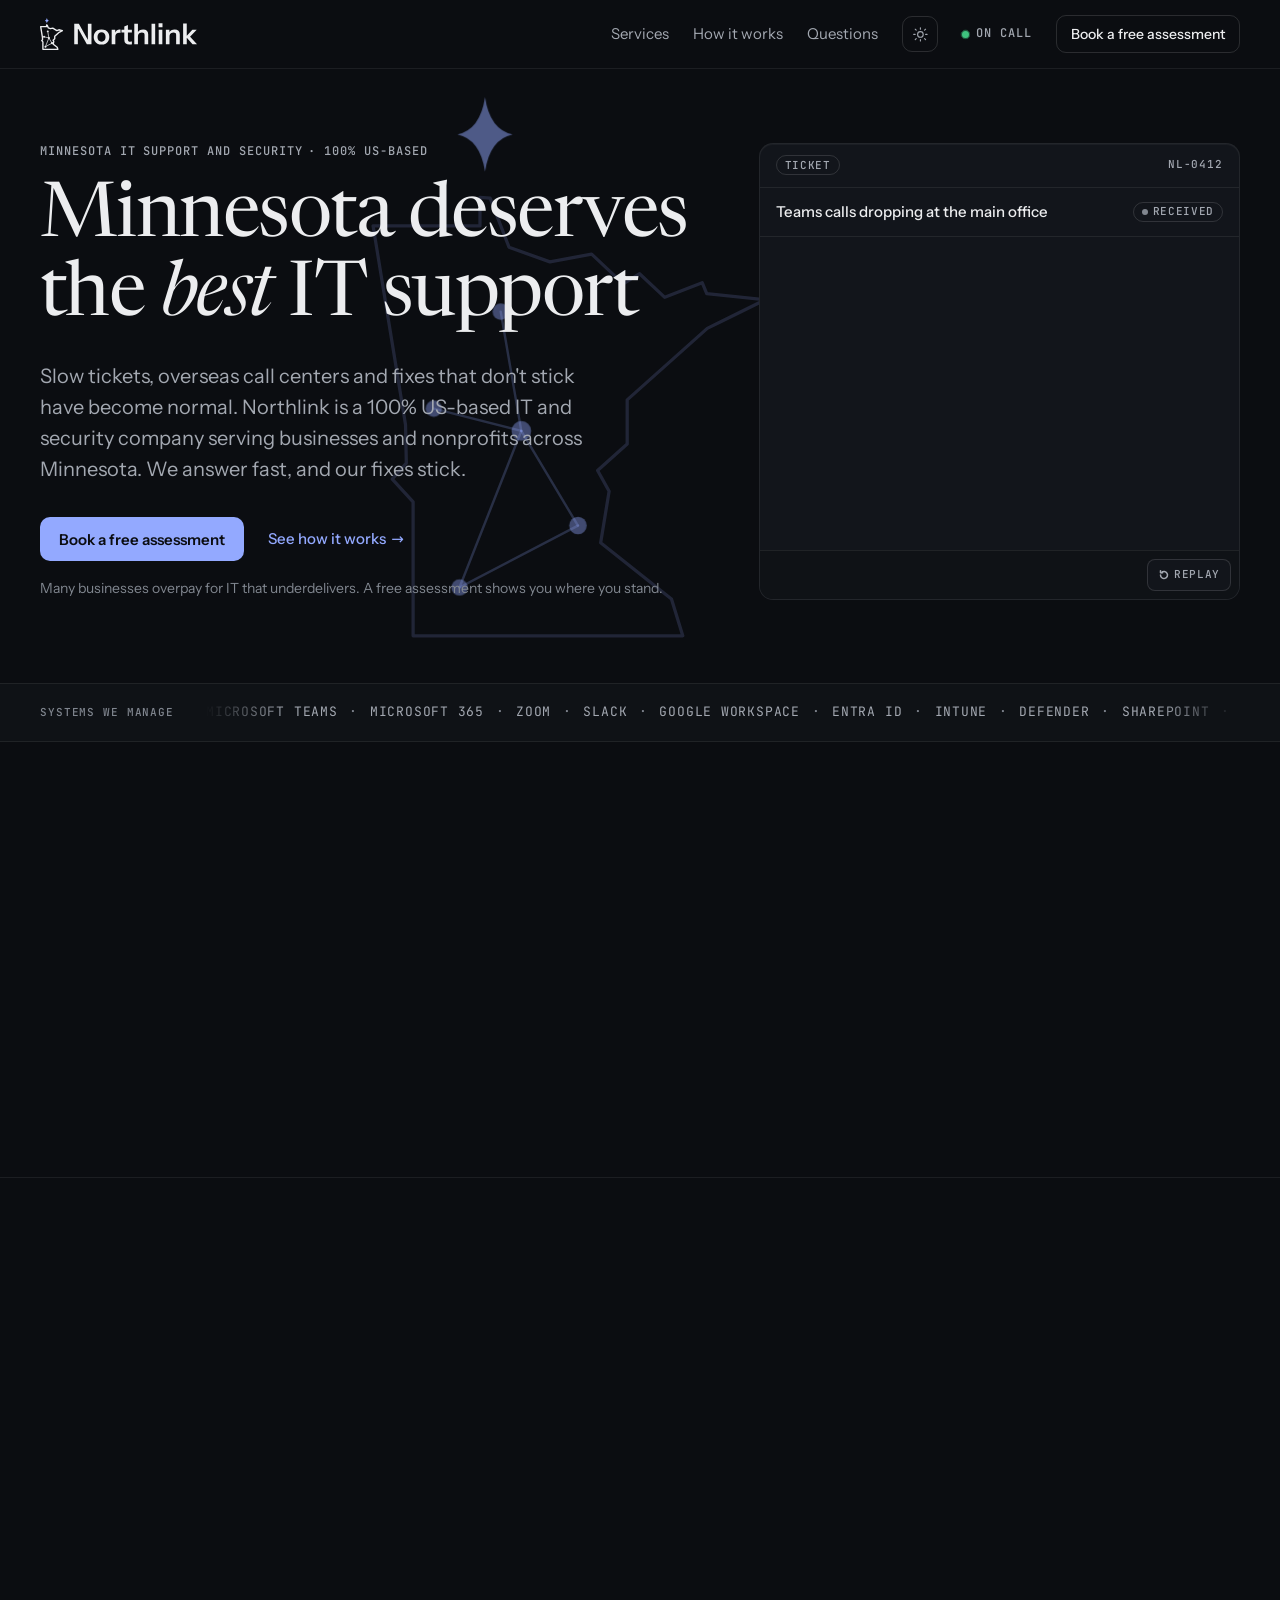
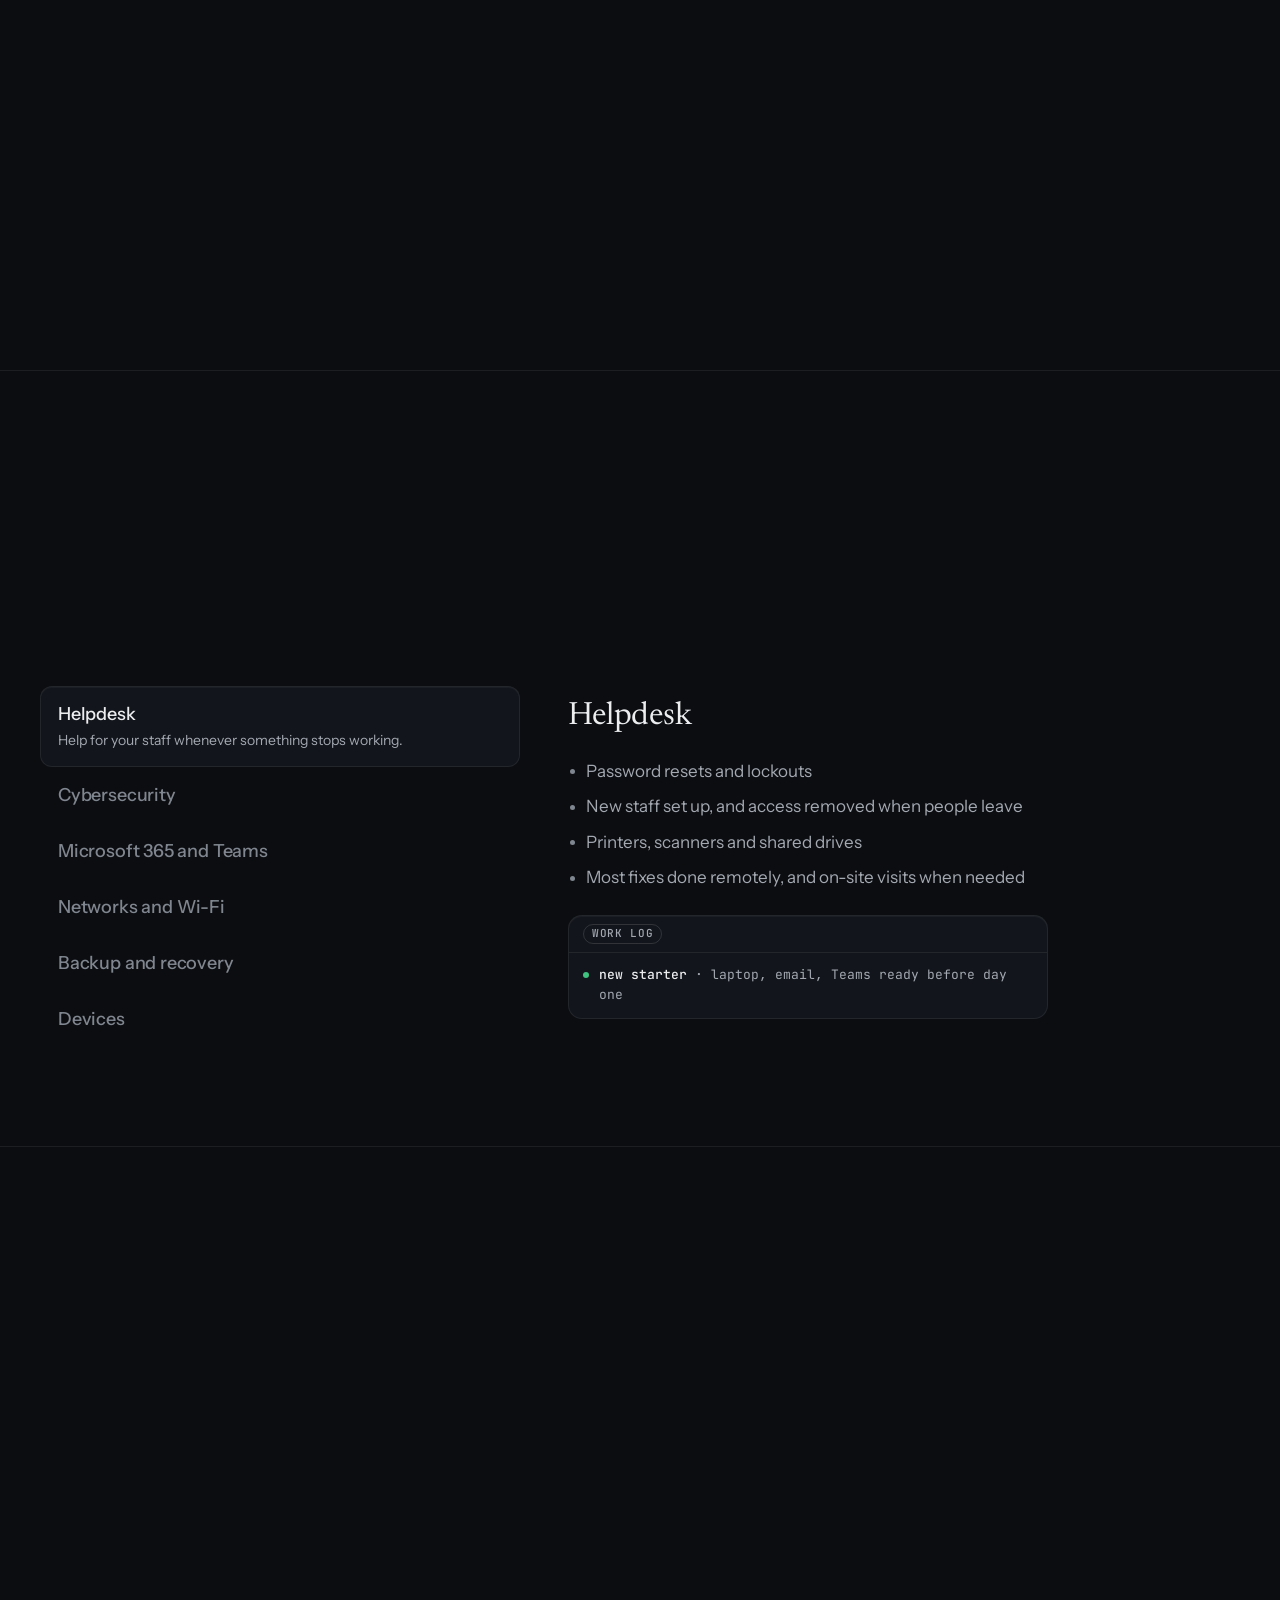
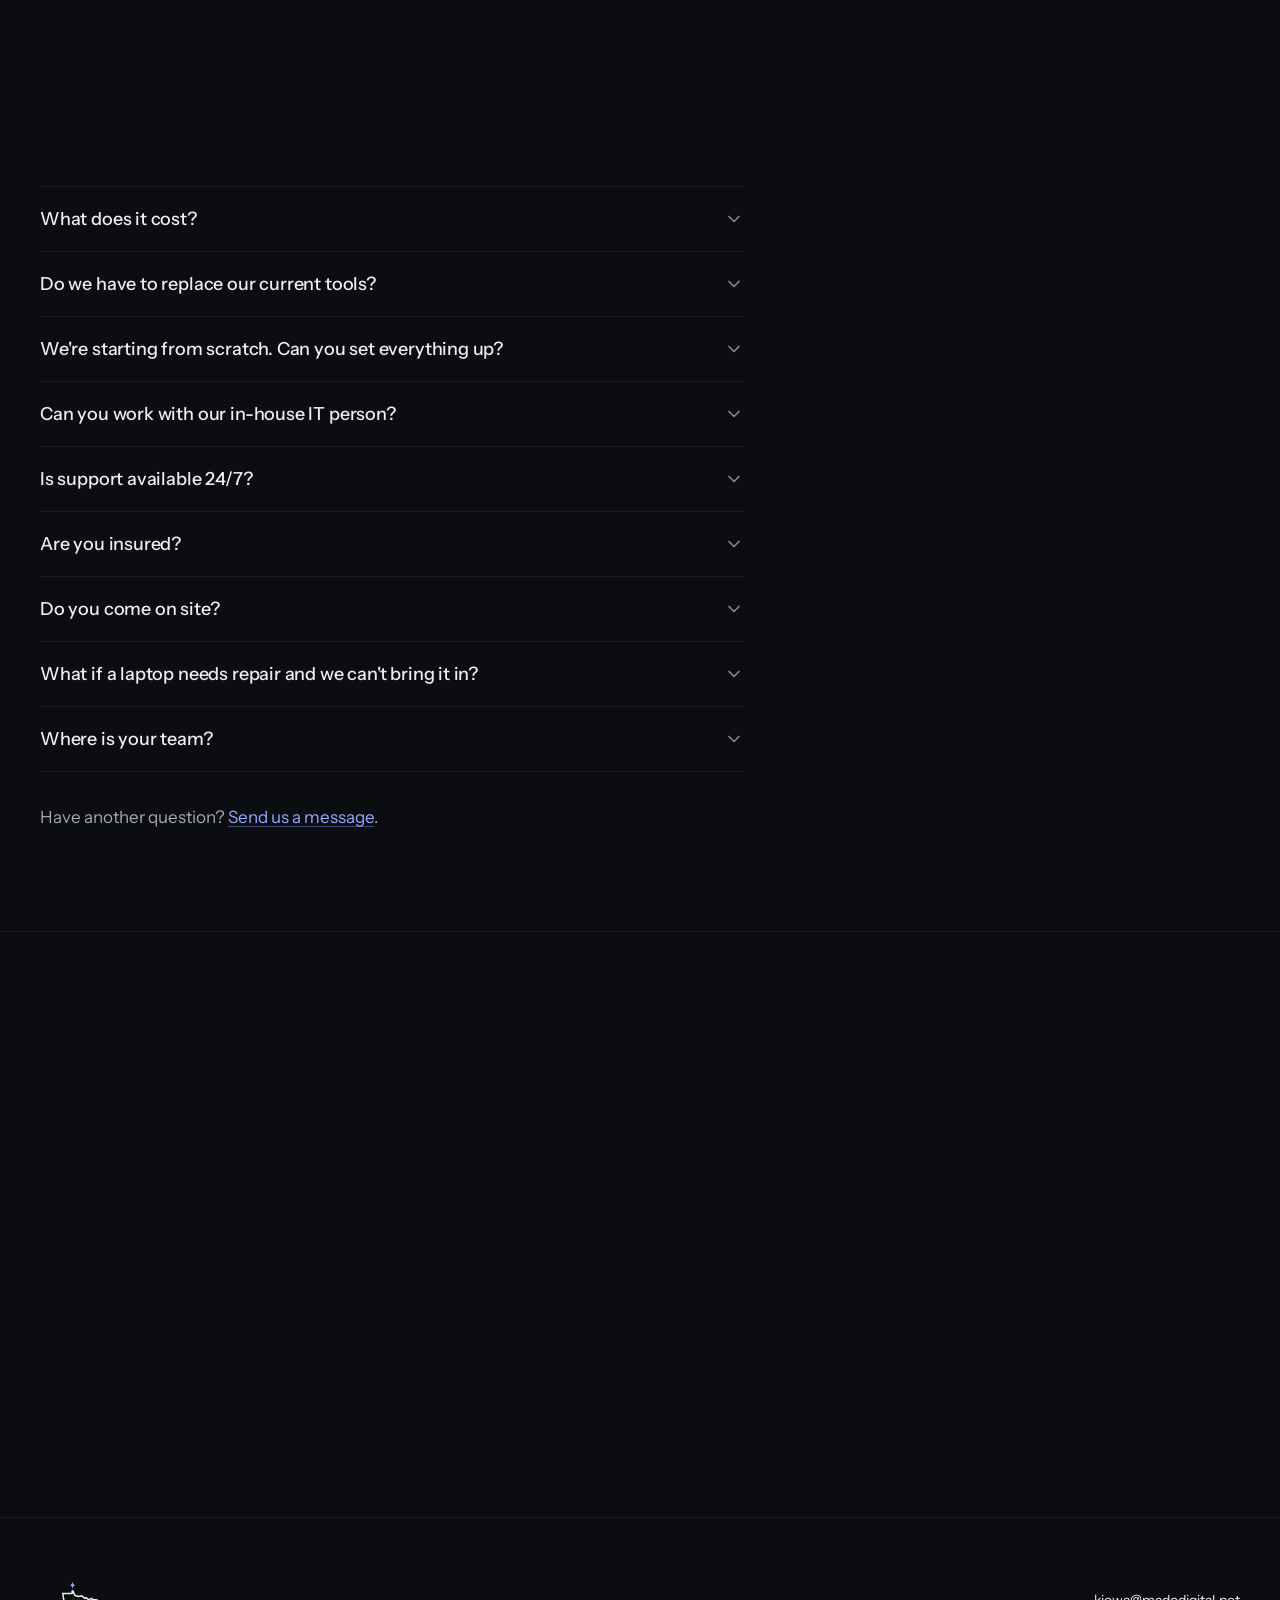
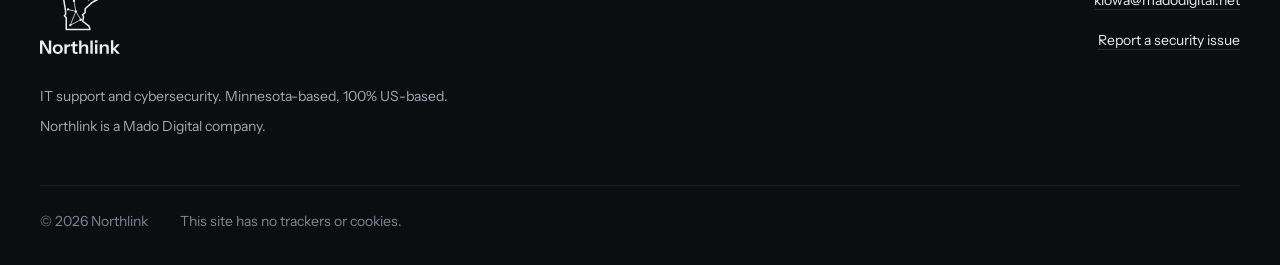
<file: index.html>
<!doctype html>
<!--
  BRAND NAME LOCATIONS. Every place "Northlink" appears:
    1. <title>, <meta name="description">, og:title / og:site_name, manifest.webmanifest
    2. canonical, og:url and og:image (https://northlink.madodigital.net/)
    3. Logo alt text (header, footer, 404) and the footer company line
    4. Hero lead and the ticket/incident artifacts ("Northlink" message role)
    5. 404.html title
    6. CNAME, sitemap.xml, robots.txt and .well-known/security.txt
  Logo files live in assets/brand/ (see README notes in the build summary).
  To rename: grep -rn "Northlink" .
-->
<html lang="en" data-theme="dark">
<head>
  <meta charset="utf-8">
  <meta name="viewport" content="width=device-width, initial-scale=1, viewport-fit=cover">
  <!--
    Content Security Policy, delivered as a meta tag because GitHub Pages cannot set response headers.
    Known gaps of the meta form: frame-ancestors, report-uri and sandbox are ignored here.
  -->
  <meta http-equiv="Content-Security-Policy" content="default-src 'none'; script-src 'self'; style-src 'self'; font-src 'self'; img-src 'self' data:; connect-src https://formsubmit.co; base-uri 'self'; form-action 'none'; object-src 'none'; manifest-src 'self'; upgrade-insecure-requests">
  <meta name="referrer" content="strict-origin-when-cross-origin">
  <title>Northlink | Minnesota IT support and cybersecurity</title>
  <meta name="description" content="Northlink is a 100% US-based IT support and cybersecurity company serving businesses and nonprofits across Minnesota. Urgent response 24/7 and a free first assessment.">
  <meta name="theme-color" content="#0B0D11">
  <meta name="color-scheme" content="light dark">
  <link rel="canonical" href="https://northlink.madodigital.net/">
  <link rel="icon" href="assets/brand/favicon.svg" type="image/svg+xml">
  <link rel="icon" href="assets/brand/favicon-32.png" type="image/png" sizes="32x32">
  <link rel="icon" href="assets/brand/favicon-16.png" type="image/png" sizes="16x16">
  <link rel="apple-touch-icon" href="assets/brand/apple-touch-icon.png">
  <link rel="manifest" href="manifest.webmanifest">

  <meta property="og:type" content="website">
  <meta property="og:url" content="https://northlink.madodigital.net/">
  <meta property="og:site_name" content="Northlink">
  <meta property="og:title" content="Northlink | Minnesota IT support and cybersecurity">
  <meta property="og:description" content="Northlink is a 100% US-based IT support and cybersecurity company serving businesses and nonprofits across Minnesota. Urgent response 24/7 and a free first assessment.">
  <meta property="og:image" content="https://northlink.madodigital.net/assets/og.png">
  <meta property="og:image:width" content="1200">
  <meta property="og:image:height" content="630">
  <meta property="og:image:alt" content="Northlink logo with the headline: Minnesota deserves the best IT support">
  <meta name="twitter:card" content="summary_large_image">

  <!-- Fonts are self-hosted (assets/fonts), so the page makes no third-party requests. -->
  <link rel="preload" href="assets/fonts/newsreader-latin.woff2" as="font" type="font/woff2" crossorigin>
  <link rel="preload" href="assets/fonts/instrument-sans-latin.woff2" as="font" type="font/woff2" crossorigin>
  <link rel="stylesheet" href="styles.css">
  <link rel="stylesheet" href="assess.css">
  <link rel="stylesheet" href="hero.css">
  <!-- Loaded without defer: its first line sets html.js before first paint. -->
  <script src="theme.js"></script>
  <script src="main.js"></script>
  <script src="assess.js" defer></script>
</head>
<body id="top">
  <a class="skip-link" href="#main">Skip to content</a>

  <header class="site-header">
    <div class="container site-header-inner">
      <a class="brand" href="#top">
        <span class="brand-logo"><img class="th-light" src="assets/brand/logo-mn-horizontal.svg" alt="Northlink" width="157" height="32"><img class="th-dark" src="assets/brand/logo-mn-horizontal-dark.svg" alt="Northlink" width="157" height="32"></span>
      </a>
      <nav class="nav" aria-label="Main">
        <a href="#services">Services</a>
        <a href="#switching">How it works</a>
        <a href="#faq">Questions</a>
      </nav>
      <button class="theme-toggle" type="button" data-theme-toggle aria-label="Switch to dark theme"><svg class="i-moon" viewBox="0 0 24 24" aria-hidden="true"><path d="M20 14.5A8 8 0 0 1 9.5 4a8 8 0 1 0 10.5 10.5z"/></svg><svg class="i-sun" viewBox="0 0 24 24" aria-hidden="true"><circle cx="12" cy="12" r="4"/><path d="M12 2.5v2M12 19.5v2M4.6 4.6l1.4 1.4M18 18l1.4 1.4M2.5 12h2M19.5 12h2M4.6 19.4L6 18M18 6l1.4-1.4"/></svg></button>
      <span class="oncall" data-loop><span class="pulse" aria-hidden="true"></span>On call</span>
      <a class="btn btn--secondary btn--sm" href="#assessment" data-assess>Book a free assessment</a>
    </div>
  </header>

  <main id="main" tabindex="-1">
    <!-- Hero -->
    <section class="hero" aria-labelledby="hero-title">
      <svg class="hero-constellation" viewBox="-4 -4 82.47 108" aria-hidden="true" focusable="false">
        <path class="mn-outline" pathLength="1" d="M8.66 98.67L8.66 74.14L4.84 69.96L7.42 67.04L7.27 60.01L1.33 23.59L20.91 23.59L20.91 18.35L22.77 18.51L26.23 27.48L33.72 30.17L41.37 28.75L47.16 34.21L50.15 32.34L54.76 36.67L61.62 33.98L62.45 36L73.15 37.12L62.55 42.36L47.88 55.45L47.88 63.53L42.46 68.39L44.57 72.2L43.02 81.62L55.99 91.94L58.06 98.67Z"/>
        <g><path class="mn-link" pathLength="1" d="M24.71 39.29L28.48 61.14"/><path class="mn-link" pathLength="1" d="M12.45 57.05L28.48 61.14"/><path class="mn-link" pathLength="1" d="M28.48 61.14L38.86 78.48"/><path class="mn-link" pathLength="1" d="M28.48 61.14L17.16 89.82"/><path class="mn-link" pathLength="1" d="M17.16 89.82L38.86 78.48"/></g>
        <g><path class="mn-pulse" pathLength="1" d="M24.71 39.29L28.48 61.14L38.86 78.48"/><path class="mn-pulse" pathLength="1" d="M12.45 57.05L28.48 61.14L17.16 89.82"/><path class="mn-pulse" pathLength="1" d="M17.16 89.82L38.86 78.48"/></g>
        <g><circle class="mn-halo" cx="28.48" cy="61.14" r="2.09"/></g>
        <g><circle class="mn-node" cx="24.71" cy="39.29" r="1.5"/><circle class="mn-node" cx="12.45" cy="57.05" r="1.5"/><circle class="mn-node" cx="28.48" cy="61.14" r="1.8"/><circle class="mn-node" cx="38.86" cy="78.48" r="1.6"/><circle class="mn-node" cx="17.16" cy="89.82" r="1.5"/></g>
        <path class="mn-star" d="M21.84 0Q22.72 5.94 26.89 6.83Q22.72 7.72 21.84 13.65Q20.95 7.72 16.79 6.83Q20.95 5.94 21.84 0Z"/>
      </svg>
      <div class="container grid-12 hero-grid">
        <div class="hero-copy">
          <p class="eyebrow reveal reveal--hero"><span>Minnesota IT support and security</span><span class="eyebrow-extra">· 100% US-based</span></p>
          <h1 class="h1" id="hero-title"><span class="h1-line reveal reveal--hero">Minnesota deserves</span> <span class="h1-line reveal reveal--hero">the <em>best</em> IT support</span></h1>
          <p class="lead reveal dl-3">Slow tickets, overseas call centers and fixes that don't stick have become normal. Northlink is a 100% US-based IT and security company serving businesses and nonprofits across Minnesota. We answer fast, and our fixes stick.</p>
          <div class="hero-ctas reveal dl-4">
            <a class="btn btn--primary" href="#assessment" data-assess>Book a free assessment</a>
            <a class="link" href="#switching">See how it works <span class="link-arrow" aria-hidden="true">→</span></a>
          </div>
          <p class="hero-note reveal dl-4">Many businesses overpay for IT that underdelivers. A free assessment shows you where you stand.</p>
        </div>
        <div class="hero-art reveal dl-3">
          <figure class="artifact ticket" data-sequence data-status-start="received" data-lead="400">
            <div class="artifact-head">
              <span class="chip">Ticket</span>
              <span class="artifact-id">NL-0412</span>
            </div>
            <div class="artifact-meta">
              <p class="artifact-title">Teams calls dropping at the main office</p>
              <span class="status" data-status="resolved">
                <span class="chip" data-state="received" aria-hidden="true"><span class="chip-dot"></span>Received</span>
                <span class="chip chip--accent" data-state="assigned" aria-hidden="true"><span class="chip-dot"></span>Assigned</span>
                <span class="chip chip--ok is-current" data-state="resolved"><span class="chip-dot"></span>Resolved</span>
              </span>
            </div>
            <ol class="artifact-body">
              <li class="msg seq-step" data-step data-typing data-gap="1100">
                <p class="msg-meta"><span class="msg-role">Office manager</span><time datetime="07:42">7:42 AM</time></p>
                <p class="msg-body">Teams calls keep cutting out for everyone in the office. Chat still works.</p>
              </li>
              <li class="msg msg--us seq-step" data-step data-typing data-status-on="assigned" data-gap="1300">
                <p class="msg-meta"><span class="msg-role">Northlink</span><time datetime="07:44">7:44 AM</time></p>
                <p class="msg-body">On it. Last night's firewall update started blocking Teams call traffic.</p>
              </li>
              <li class="msg-sys seq-step" data-step data-gap="900">
                <time datetime="07:51">7:51 AM</time><span>firewall rule fixed · test call OK</span>
              </li>
              <li class="msg msg--us seq-step" data-step data-typing>
                <p class="msg-meta"><span class="msg-role">Northlink</span><time datetime="07:52">7:52 AM</time></p>
                <p class="msg-body">Fixed. I confirmed calls are working again across the office.</p>
              </li>
            </ol>
            <div class="artifact-foot">
              <span class="artifact-foot-text" data-seq-foot>Resolved in 10 min · no visit needed</span>
              <button type="button" class="replay" data-replay hidden><svg viewBox="0 0 12 12" aria-hidden="true" focusable="false"><path d="M2.5 6a3.5 3.5 0 1 0 1.03-2.47"/><path d="M2.5 1.75v2.1h2.1"/></svg>Replay</button>
            </div>
            <figcaption class="sr-only">Example support ticket, for illustration</figcaption>
          </figure>
          <div class="proofs" aria-hidden="true">
            <div class="proof proof--a"><span class="proof-ico"><svg viewBox="0 0 24 24"><path d="M12 21s-7-6.2-7-11.5A7 7 0 0 1 19 9.5C19 14.8 12 21 12 21z"/><circle cx="12" cy="9.5" r="2.5"/></svg></span><div><b>Technician on site</b><span>Office network fixed in person</span></div></div>
            <div class="proof proof--b"><span class="proof-ico"><svg viewBox="0 0 24 24"><path d="M3.5 7.5L12 3l8.5 4.5v9L12 21l-8.5-4.5z"/><path d="M3.5 7.5L12 12l8.5-4.5M12 12v9"/></svg></span><div><b>Laptop shipped</b><span>Replacement ready by 9 AM</span></div></div>
            <div class="proof proof--c"><span class="proof-ico"><svg viewBox="0 0 24 24"><rect x="3" y="5" width="18" height="14" rx="2.5"/><path d="M3.5 6.5l8.5 6.5 8.5-6.5"/></svg></span><div><b>Inbox rescued</b><span>Client emails out of spam for good</span></div></div>
          </div>
        </div>
      </div>
    </section>

    <!-- Systems band -->
    <section class="band" aria-labelledby="systems-label">
      <div class="container band-inner">
        <p class="band-label" id="systems-label">Systems we manage</p>
        <div class="ticker" data-ticker data-loop>
          <div class="ticker-track"><ul class="ticker-list" aria-labelledby="systems-label"><li>Microsoft Teams</li><li>Microsoft 365</li><li>Zoom</li><li>Slack</li><li>Google Workspace</li><li>Entra ID</li><li>Intune</li><li>Defender</li><li>SharePoint</li><li>OneDrive</li><li>Dropbox</li><li>Windows</li><li>macOS</li><li>iPhone and Android</li><li>RingCentral</li><li>Azure</li><li>AWS</li><li>Cisco Meraki</li><li>Ubiquiti</li><li>Fortinet</li><li>SonicWall</li><li>Firewalls</li><li>Wi-Fi</li><li>VPN</li><li>Backups</li><li>DNS</li><li>Email security</li><li>Printers</li></ul></div>
        </div>
      </div>
    </section>

    <!-- Two promises -->
    <section class="promises" aria-label="What you can count on">
      <div class="container promise-grid">
        <article class="promise reveal">
          <span class="promise-icon" aria-hidden="true"><svg viewBox="0 0 24 24" focusable="false"><rect x="3" y="5" width="18" height="14" rx="2.5"/><path d="M3.5 6.5l8.5 6.5 8.5-6.5"/></svg></span>
          <p class="promise-kicker">Email that arrives</p>
          <h2 class="promise-title">Don't lose important messages to your spam folder</h2>
          <p class="promise-body">We set up and tune your email so messages from clients and partners land in your inbox, and the emails you send don't get flagged on the way out.</p>
        </article>
        <article class="promise reveal dl-1">
          <span class="promise-icon" aria-hidden="true"><svg viewBox="0 0 24 24" focusable="false"><rect x="3.5" y="3.5" width="7" height="7" rx="1.5"/><rect x="13.5" y="3.5" width="7" height="7" rx="1.5"/><rect x="3.5" y="13.5" width="7" height="7" rx="1.5"/><path d="M17 13.5v7M13.5 17h7"/></svg></span>
          <p class="promise-kicker">Built around you</p>
          <h2 class="promise-title">Tailored to how you work</h2>
          <p class="promise-body">Every setup is shaped around your team and the way you like to work. Underneath, it all fits together: the same standards on every account and device, so your IT stays simple to use and consistent as you grow.</p>
        </article>
      </div>
    </section>

    <!-- Why we started + facts -->
    <section class="section why" id="why" aria-labelledby="why-title">
      <div class="container">
        <div class="grid-12 why-grid">
          <div class="why-head">
            <p class="eyebrow reveal">Why we started Northlink</p>
            <h2 class="h2 reveal" id="why-title">IT support held to a higher standard</h2>
          </div>
          <p class="why-body reveal dl-1">Businesses now run on cloud accounts, remote staff and devices that need protecting around the clock. Too much IT support still works like it did twenty years ago: a ticket number, a long wait and a fix that doesn't last, often at a premium price. Updates get pushed out untested and break more than they fix. We built Northlink so every problem gets a fast answer and a fix that lasts, and you always hear what we did.</p>
        </div>
        <ul class="facts" aria-label="At a glance">
          <li class="fact reveal"><p class="fact-fig">100%</p><p class="fact-label">US-based support</p></li>
          <li class="fact reveal dl-1"><p class="fact-fig">24/7</p><p class="fact-label">Urgent response, holidays included</p></li>
          <li class="fact reveal dl-2"><p class="fact-fig">MN</p><p class="fact-label">Minnesota owned and operated</p></li>
          <li class="fact reveal dl-3"><p class="fact-fig">$0</p><p class="fact-label">Your first IT assessment</p></li>
        </ul>
      </div>
    </section>

    <!-- Quick request -->
    <section class="quick" id="quick" aria-labelledby="quick-title">
      <div class="container">
        <div class="quick-card reveal">
          <div class="quick-copy">
            <p class="eyebrow"><span>Quick request</span></p>
            <h2 class="quick-title" id="quick-title">Get a free assessment</h2>
            <p class="quick-sub">Leave your details and we'll email you to set up a time. Want to tell us more now? <a class="inline-link" href="#assessment" data-assess>Take the full assessment</a> (about three minutes).</p>
          </div>
          <form class="quick-form" data-quick novalidate>
            <input class="sr-only" type="text" name="_honey" tabindex="-1" autocomplete="off" aria-hidden="true">
            <div class="quick-fields">
              <div class="as-field"><label class="as-label" for="q-name">Your name</label><input class="as-input" id="q-name" name="name" type="text" autocomplete="name" required><p class="as-err" hidden></p></div>
              <div class="as-field"><label class="as-label" for="q-org">Organization</label><input class="as-input" id="q-org" name="org" type="text" autocomplete="organization" required><p class="as-err" hidden></p></div>
              <div class="as-field"><label class="as-label" for="q-email">Work email</label><input class="as-input" id="q-email" name="email" type="email" autocomplete="email" required><p class="as-err" hidden></p></div>
              <div class="as-field"><label class="as-label" for="q-phone">Phone <span class="as-opt-tag">(optional)</span></label><input class="as-input" id="q-phone" name="phone" type="tel" autocomplete="tel"><p class="as-err" hidden></p></div>
            </div>
            <div class="quick-actions">
              <button class="btn btn--primary quick-send" type="submit">Send request</button>
              <p class="quick-status" role="status" aria-live="polite"></p>
            </div>
          </form>
          <div class="quick-done" data-quick-done hidden tabindex="-1">
            <svg class="as-check" viewBox="0 0 64 64" aria-hidden="true" focusable="false"><circle cx="32" cy="32" r="30"/><path d="M20 33l8 8 16-17" pathLength="1"/></svg>
            <div><p class="quick-done-title">Thanks<span data-quick-first></span>. We have your request.</p><p class="quick-sub">We'll email you at <span data-quick-email></span> to set up your free assessment.</p></div>
          </div>
        </div>
      </div>
    </section>

    <!-- 01 Always on -->
    <section class="section" id="always-on" aria-labelledby="always-title">
      <div class="container">
        <div class="section-head">
          <p class="eyebrow reveal"><span class="eyebrow-num">01</span><span>Always on</span></p>
          <h2 class="h2 reveal" id="always-title">Every hour of the week is covered</h2>
          <p class="lead reveal dl-1">Nights, weekends and holidays included. Urgent problems get a response at any hour, every day of the year.</p>
        </div>
        <div class="section-body grid-12 split-body">
          <div class="always-figure reveal">
            <p class="two47-mark"><span class="sr-only">24/7</span><span class="two47-glyphs" aria-hidden="true"><span>24</span><svg class="two47-slash" viewBox="0 0 100 188" preserveAspectRatio="none" focusable="false"><line x1="1" y1="187" x2="99" y2="1" vector-effect="non-scaling-stroke"/></svg><span>7</span></span></p>
            <p class="two47-caption">00:00–23:59 · Mon–Sun · Holidays included</p>
          </div>
          <div class="always-grid reveal dl-1">
            <div class="weekgrid" data-weekgrid data-loop>
              <div class="wg-ticks" aria-hidden="true"><span class="wg-tick">00</span><span class="wg-tick">06</span><span class="wg-tick">12</span><span class="wg-tick">18</span></div>
              <div class="wg-rows" role="img" aria-label="Support hours: every hour of every day, Monday to Sunday, is covered">
                <div class="wg-row"><span class="wg-day">Mon</span><span class="wg-cell"></span><span class="wg-cell"></span><span class="wg-cell"></span><span class="wg-cell"></span><span class="wg-cell"></span><span class="wg-cell"></span><span class="wg-cell"></span><span class="wg-cell"></span><span class="wg-cell"></span><span class="wg-cell"></span><span class="wg-cell"></span><span class="wg-cell"></span><span class="wg-cell"></span><span class="wg-cell"></span><span class="wg-cell"></span><span class="wg-cell"></span><span class="wg-cell"></span><span class="wg-cell"></span><span class="wg-cell"></span><span class="wg-cell"></span><span class="wg-cell"></span><span class="wg-cell"></span><span class="wg-cell"></span><span class="wg-cell"></span></div>
                <div class="wg-row"><span class="wg-day">Tue</span><span class="wg-cell"></span><span class="wg-cell"></span><span class="wg-cell"></span><span class="wg-cell"></span><span class="wg-cell"></span><span class="wg-cell"></span><span class="wg-cell"></span><span class="wg-cell"></span><span class="wg-cell"></span><span class="wg-cell"></span><span class="wg-cell"></span><span class="wg-cell"></span><span class="wg-cell"></span><span class="wg-cell"></span><span class="wg-cell"></span><span class="wg-cell"></span><span class="wg-cell"></span><span class="wg-cell"></span><span class="wg-cell"></span><span class="wg-cell"></span><span class="wg-cell"></span><span class="wg-cell"></span><span class="wg-cell"></span><span class="wg-cell"></span></div>
                <div class="wg-row"><span class="wg-day">Wed</span><span class="wg-cell"></span><span class="wg-cell"></span><span class="wg-cell"></span><span class="wg-cell"></span><span class="wg-cell"></span><span class="wg-cell"></span><span class="wg-cell"></span><span class="wg-cell"></span><span class="wg-cell"></span><span class="wg-cell"></span><span class="wg-cell"></span><span class="wg-cell"></span><span class="wg-cell"></span><span class="wg-cell"></span><span class="wg-cell"></span><span class="wg-cell"></span><span class="wg-cell"></span><span class="wg-cell"></span><span class="wg-cell"></span><span class="wg-cell"></span><span class="wg-cell"></span><span class="wg-cell"></span><span class="wg-cell"></span><span class="wg-cell"></span></div>
                <div class="wg-row"><span class="wg-day">Thu</span><span class="wg-cell"></span><span class="wg-cell"></span><span class="wg-cell"></span><span class="wg-cell"></span><span class="wg-cell"></span><span class="wg-cell"></span><span class="wg-cell"></span><span class="wg-cell"></span><span class="wg-cell"></span><span class="wg-cell"></span><span class="wg-cell"></span><span class="wg-cell"></span><span class="wg-cell"></span><span class="wg-cell"></span><span class="wg-cell"></span><span class="wg-cell"></span><span class="wg-cell"></span><span class="wg-cell"></span><span class="wg-cell"></span><span class="wg-cell"></span><span class="wg-cell"></span><span class="wg-cell"></span><span class="wg-cell"></span><span class="wg-cell"></span></div>
                <div class="wg-row"><span class="wg-day">Fri</span><span class="wg-cell"></span><span class="wg-cell"></span><span class="wg-cell"></span><span class="wg-cell"></span><span class="wg-cell"></span><span class="wg-cell"></span><span class="wg-cell"></span><span class="wg-cell"></span><span class="wg-cell"></span><span class="wg-cell"></span><span class="wg-cell"></span><span class="wg-cell"></span><span class="wg-cell"></span><span class="wg-cell"></span><span class="wg-cell"></span><span class="wg-cell"></span><span class="wg-cell"></span><span class="wg-cell"></span><span class="wg-cell"></span><span class="wg-cell"></span><span class="wg-cell"></span><span class="wg-cell"></span><span class="wg-cell"></span><span class="wg-cell"></span></div>
                <div class="wg-row"><span class="wg-day">Sat</span><span class="wg-cell"></span><span class="wg-cell"></span><span class="wg-cell"></span><span class="wg-cell"></span><span class="wg-cell"></span><span class="wg-cell"></span><span class="wg-cell"></span><span class="wg-cell"></span><span class="wg-cell"></span><span class="wg-cell"></span><span class="wg-cell"></span><span class="wg-cell"></span><span class="wg-cell"></span><span class="wg-cell"></span><span class="wg-cell"></span><span class="wg-cell"></span><span class="wg-cell"></span><span class="wg-cell"></span><span class="wg-cell"></span><span class="wg-cell"></span><span class="wg-cell"></span><span class="wg-cell"></span><span class="wg-cell"></span><span class="wg-cell"></span></div>
                <div class="wg-row"><span class="wg-day">Sun</span><span class="wg-cell"></span><span class="wg-cell"></span><span class="wg-cell"></span><span class="wg-cell"></span><span class="wg-cell"></span><span class="wg-cell"></span><span class="wg-cell"></span><span class="wg-cell"></span><span class="wg-cell"></span><span class="wg-cell"></span><span class="wg-cell"></span><span class="wg-cell"></span><span class="wg-cell"></span><span class="wg-cell"></span><span class="wg-cell"></span><span class="wg-cell"></span><span class="wg-cell"></span><span class="wg-cell"></span><span class="wg-cell"></span><span class="wg-cell"></span><span class="wg-cell"></span><span class="wg-cell"></span><span class="wg-cell"></span><span class="wg-cell"></span></div>
              </div>
              <div class="wg-foot">
                <span class="wg-legend"><span class="wg-swatch" aria-hidden="true"></span>Covered</span>
                <p class="wg-clock"><span data-wg-time>Every hour, every day</span> · <span class="wg-covered">covered</span></p>
              </div>
            </div>
          </div>
        </div>
      </div>
    </section>

    <!-- 02 Incidents -->
    <section class="section" id="incidents" aria-labelledby="incidents-title">
      <div class="container grid-12 split-body">
        <div class="incident-copy">
          <div class="section-head">
            <p class="eyebrow reveal"><span class="eyebrow-num">02</span><span>Incidents</span></p>
            <h2 class="h2 reveal" id="incidents-title">From the first alert to the morning report</h2>
            <p class="lead reveal dl-1">When something goes wrong overnight, we contain it, check that nothing else was touched and send you a plain-English summary by morning.</p>
          </div>
          <dl class="points">
            <div class="point reveal dl-2"><dt class="point-label">Contain</dt><dd class="point-text">We lock things down first, then look for anything else.</dd></div>
            <div class="point reveal dl-3"><dt class="point-label">Report</dt><dd class="point-text">You get a written summary the next morning.</dd></div>
          </dl>
        </div>
        <div class="incident-art reveal dl-1">
          <figure class="artifact incident" data-sequence data-status-start="alert" data-lead="150" data-gap="450">
            <div class="artifact-head">
              <span class="chip">Incident</span>
              <span class="artifact-id">INC-2214</span>
            </div>
            <div class="artifact-meta">
              <p class="artifact-title">Unusual sign-in on a staff account</p>
              <span class="artifact-meta-right">
                <span class="chip chip--sev"><span class="sr-only">Severity: </span>High</span>
                <span class="status" data-status="resolved">
                  <span class="chip chip--alert" data-state="alert" aria-hidden="true"><span class="chip-dot"></span>Alert</span>
                  <span class="chip chip--warn" data-state="responding" aria-hidden="true"><span class="chip-dot"></span>Responding</span>
                  <span class="chip chip--accent" data-state="contained" aria-hidden="true"><span class="chip-dot"></span>Contained</span>
                  <span class="chip chip--ok is-current" data-state="resolved"><span class="chip-dot"></span>Resolved</span>
                </span>
              </span>
            </div>
            <ol class="inc-log">
              <li class="inc-row inc-row--alert" data-step data-status-on="alert"><span class="inc-dot" aria-hidden="true"></span><time class="inc-time" datetime="02:14">02:14</time><span class="inc-code">ALERT</span><span class="inc-text">sign-in from another country · staff account</span></li>
              <li class="inc-row" data-step data-status-on="responding"><span class="inc-dot" aria-hidden="true"></span><time class="inc-time" datetime="02:16">02:16</time><span class="inc-code">ACK</span><span class="inc-text">on-call responding</span></li>
              <li class="inc-row" data-step data-status-on="contained"><span class="inc-dot" aria-hidden="true"></span><time class="inc-time" datetime="02:21">02:21</time><span class="inc-code">CONTAIN</span><span class="inc-text">account locked · all sessions signed out</span></li>
              <li class="inc-row" data-step><span class="inc-dot" aria-hidden="true"></span><time class="inc-time" datetime="02:40">02:40</time><span class="inc-code">CHECK</span><span class="inc-text">other accounts and devices reviewed · nothing else found</span></li>
              <li class="inc-row inc-row--ok" data-step data-status-on="resolved"><span class="inc-dot" aria-hidden="true"></span><time class="inc-time" datetime="03:05">03:05</time><span class="inc-code">RESOLVED</span><span class="inc-text">password reset · MFA set up again</span></li>
              <li class="inc-row" data-step><span class="inc-dot" aria-hidden="true"></span><time class="inc-time" datetime="09:00">09:00</time><span class="inc-code">REPORT</span><span class="inc-text">plain-English summary sent to you</span></li>
            </ol>
            <div class="artifact-foot">
              <span class="artifact-foot-text" data-seq-foot>Open 2:14 AM · closed 3:05 AM · summary 9:00 AM</span>
            </div>
            <figcaption class="sr-only">Example incident log, for illustration</figcaption>
          </figure>
        </div>
      </div>
    </section>

    <!-- 03 Services -->
    <section class="section" id="services" aria-labelledby="services-title">
      <div class="container">
        <div class="section-head">
          <p class="eyebrow reveal"><span class="eyebrow-num">03</span><span>Services</span></p>
          <h2 class="h2 reveal" id="services-title">What we manage</h2>
          <p class="lead reveal dl-1">Day-to-day support and security for the platforms you already use, under one agreement.</p>
        </div>
        <div class="svc" data-svc>
          <div class="acc svc-acc" data-acc>
            <details open>
              <summary><span class="svc-acc-sum"><span class="svc-acc-name">Helpdesk</span><span class="svc-acc-line">Help for your staff whenever something stops working.</span></span><svg class="chev" viewBox="0 0 20 20" aria-hidden="true" focusable="false"><path d="M5 7.5l5 5 5-5"/></svg></summary>
              <div class="acc-body"><div class="acc-inner"><div class="svc-acc-content">
                <ul class="bullets"><li>Password resets and lockouts</li><li>New staff set up, and access removed when people leave</li><li>Printers, scanners and shared drives</li><li>Most fixes done remotely, and on-site visits when needed</li></ul>
                <figure class="artifact receipt">
                  <div class="receipt-head"><span class="chip">Work log</span></div>
                  <p class="receipt-line"><span class="receipt-dot" aria-hidden="true"></span><span><span class="receipt-k">new starter</span> · laptop, email, Teams ready before day one</span></p>
                  <figcaption class="sr-only">Example of a finished helpdesk task</figcaption>
                </figure>
              </div></div></div>
            </details>
            <details>
              <summary><span class="svc-acc-sum"><span class="svc-acc-name">Cybersecurity</span><span class="svc-acc-line">Protection for sign-ins and email, plus attack detection on every device.</span></span><svg class="chev" viewBox="0 0 20 20" aria-hidden="true" focusable="false"><path d="M5 7.5l5 5 5-5"/></svg></summary>
              <div class="acc-body"><div class="acc-inner"><div class="svc-acc-content">
                <ul class="bullets"><li>A second check at every sign-in (MFA)</li><li>Attack detection on every laptop and desktop</li><li>Filters that catch phishing email</li><li>Tighter access controls for sensitive records</li></ul>
                <figure class="artifact receipt">
                  <div class="receipt-head"><span class="chip">Work log</span></div>
                  <p class="receipt-line"><span class="receipt-dot" aria-hidden="true"></span><span><span class="receipt-k">sign-in alert</span> · blocked · user confirmed it wasn't them</span></p>
                  <figcaption class="sr-only">Example of a finished security task</figcaption>
                </figure>
              </div></div></div>
            </details>
            <details>
              <summary><span class="svc-acc-sum"><span class="svc-acc-name">Microsoft 365 and Teams</span><span class="svc-acc-line">Accounts, email, files and licenses, set up and managed.</span></span><svg class="chev" viewBox="0 0 20 20" aria-hidden="true" focusable="false"><path d="M5 7.5l5 5 5-5"/></svg></summary>
              <div class="acc-body"><div class="acc-inner"><div class="svc-acc-content">
                <ul class="bullets"><li>Staff accounts and sign-in rules</li><li>A license review, with nonprofit discounts</li><li>Teams, SharePoint and Teams Phone</li><li>Google Workspace, if that's what you use</li></ul>
                <figure class="artifact receipt">
                  <div class="receipt-head"><span class="chip">Work log</span></div>
                  <p class="receipt-line"><span class="receipt-dot" aria-hidden="true"></span><span><span class="receipt-k">license review</span> · unused seats found · removed</span></p>
                  <figcaption class="sr-only">Example of a finished Microsoft 365 task</figcaption>
                </figure>
              </div></div></div>
            </details>
            <details>
              <summary><span class="svc-acc-sum"><span class="svc-acc-name">Networks and Wi-Fi</span><span class="svc-acc-line">Secure office networks and Wi-Fi, with private links between offices.</span></span><svg class="chev" viewBox="0 0 20 20" aria-hidden="true" focusable="false"><path d="M5 7.5l5 5 5-5"/></svg></summary>
              <div class="acc-body"><div class="acc-inner"><div class="svc-acc-content">
                <ul class="bullets"><li>Managed firewalls</li><li>Guest Wi-Fi kept apart from staff</li><li>Secure remote access for staff working from home</li></ul>
                <figure class="artifact receipt">
                  <div class="receipt-head"><span class="chip">Work log</span></div>
                  <p class="receipt-line"><span class="receipt-dot" aria-hidden="true"></span><span><span class="receipt-k">guest Wi-Fi</span> · separate from staff network · OK</span></p>
                  <figcaption class="sr-only">Example of a finished network task</figcaption>
                </figure>
              </div></div></div>
            </details>
            <details>
              <summary><span class="svc-acc-sum"><span class="svc-acc-name">Backup and recovery</span><span class="svc-acc-line">Backups of your email and files, tested by restoring them.</span></span><svg class="chev" viewBox="0 0 20 20" aria-hidden="true" focusable="false"><path d="M5 7.5l5 5 5-5"/></svg></summary>
              <div class="acc-body"><div class="acc-inner"><div class="svc-acc-content">
                <ul class="bullets"><li>Backups a hacked account can't delete</li><li>Test restores on a schedule</li><li>A written plan for the day an office goes offline</li></ul>
                <figure class="artifact receipt">
                  <div class="receipt-head"><span class="chip">Work log</span></div>
                  <p class="receipt-line"><span class="receipt-dot" aria-hidden="true"></span><span><span class="receipt-k">test restore</span> · mailbox and shared drive · restored OK</span></p>
                  <figcaption class="sr-only">Example of a finished backup task</figcaption>
                </figure>
              </div></div></div>
            </details>
            <details>
              <summary><span class="svc-acc-sum"><span class="svc-acc-name">Devices</span><span class="svc-acc-line">Laptops and phones kept updated, and locked or wiped if one is lost.</span></span><svg class="chev" viewBox="0 0 20 20" aria-hidden="true" focusable="false"><path d="M5 7.5l5 5 5-5"/></svg></summary>
              <div class="acc-body"><div class="acc-inner"><div class="svc-acc-content">
                <ul class="bullets"><li>Laptop and phone setup</li><li>Updates tested before they reach your staff</li><li>Disk encryption</li><li>Work data kept separate on personal phones</li><li>Ship a laptop to us for repair, or we ship one to you ready to use</li></ul>
                <figure class="artifact receipt">
                  <div class="receipt-head"><span class="chip">Work log</span></div>
                  <p class="receipt-line"><span class="receipt-dot" aria-hidden="true"></span><span><span class="receipt-k">lost phone</span> · work data wiped · personal data untouched</span></p>
                  <figcaption class="sr-only">Example of a finished device task</figcaption>
                </figure>
              </div></div></div>
            </details>
          </div>
          <div class="svc-tabs" hidden>
            <div class="svc-list-wrap">
              <span class="svc-hl" aria-hidden="true"></span>
              <div class="svc-list" role="tablist" aria-orientation="vertical" aria-label="Services">
                <button class="svc-tab" type="button" role="tab" id="svc-tab-helpdesk" aria-controls="svc-panel-helpdesk" aria-selected="true" tabindex="0"><span class="svc-name">Helpdesk</span><span class="svc-desc"><span class="svc-desc-in"><span>Help for your staff whenever something stops working.</span></span></span></button>
                <button class="svc-tab" type="button" role="tab" id="svc-tab-security" aria-controls="svc-panel-security" aria-selected="false" tabindex="-1"><span class="svc-name">Cybersecurity</span><span class="svc-desc"><span class="svc-desc-in"><span>Protection for sign-ins and email, plus attack detection on every device.</span></span></span></button>
                <button class="svc-tab" type="button" role="tab" id="svc-tab-m365" aria-controls="svc-panel-m365" aria-selected="false" tabindex="-1"><span class="svc-name">Microsoft 365 and Teams</span><span class="svc-desc"><span class="svc-desc-in"><span>Accounts, email, files and licenses, set up and managed.</span></span></span></button>
                <button class="svc-tab" type="button" role="tab" id="svc-tab-network" aria-controls="svc-panel-network" aria-selected="false" tabindex="-1"><span class="svc-name">Networks and Wi-Fi</span><span class="svc-desc"><span class="svc-desc-in"><span>Secure office networks and Wi-Fi, with private links between offices.</span></span></span></button>
                <button class="svc-tab" type="button" role="tab" id="svc-tab-backup" aria-controls="svc-panel-backup" aria-selected="false" tabindex="-1"><span class="svc-name">Backup and recovery</span><span class="svc-desc"><span class="svc-desc-in"><span>Backups of your email and files, tested by restoring them.</span></span></span></button>
                <button class="svc-tab" type="button" role="tab" id="svc-tab-devices" aria-controls="svc-panel-devices" aria-selected="false" tabindex="-1"><span class="svc-name">Devices</span><span class="svc-desc"><span class="svc-desc-in"><span>Laptops and phones kept updated, and locked or wiped if one is lost.</span></span></span></button>
              </div>
            </div>
            <div class="svc-panels">
              <div class="svc-panel is-active" role="tabpanel" id="svc-panel-helpdesk" aria-labelledby="svc-tab-helpdesk" tabindex="0">
                <h3 class="svc-panel-title">Helpdesk</h3>
                <ul class="bullets"><li>Password resets and lockouts</li><li>New staff set up, and access removed when people leave</li><li>Printers, scanners and shared drives</li><li>Most fixes done remotely, and on-site visits when needed</li></ul>
                <figure class="artifact receipt">
                  <div class="receipt-head"><span class="chip">Work log</span></div>
                  <p class="receipt-line"><span class="receipt-dot" aria-hidden="true"></span><span><span class="receipt-k">new starter</span> · laptop, email, Teams ready before day one</span></p>
                  <figcaption class="sr-only">Example of a finished helpdesk task</figcaption>
                </figure>
              </div>
              <div class="svc-panel" role="tabpanel" id="svc-panel-security" aria-labelledby="svc-tab-security" tabindex="0">
                <h3 class="svc-panel-title">Cybersecurity</h3>
                <ul class="bullets"><li>A second check at every sign-in (MFA)</li><li>Attack detection on every laptop and desktop</li><li>Filters that catch phishing email</li><li>Tighter access controls for sensitive records</li></ul>
                <figure class="artifact receipt">
                  <div class="receipt-head"><span class="chip">Work log</span></div>
                  <p class="receipt-line"><span class="receipt-dot" aria-hidden="true"></span><span><span class="receipt-k">sign-in alert</span> · blocked · user confirmed it wasn't them</span></p>
                  <figcaption class="sr-only">Example of a finished security task</figcaption>
                </figure>
              </div>
              <div class="svc-panel" role="tabpanel" id="svc-panel-m365" aria-labelledby="svc-tab-m365" tabindex="0">
                <h3 class="svc-panel-title">Microsoft 365 and Teams</h3>
                <ul class="bullets"><li>Staff accounts and sign-in rules</li><li>A license review, with nonprofit discounts</li><li>Teams, SharePoint and Teams Phone</li><li>Google Workspace, if that's what you use</li></ul>
                <figure class="artifact receipt">
                  <div class="receipt-head"><span class="chip">Work log</span></div>
                  <p class="receipt-line"><span class="receipt-dot" aria-hidden="true"></span><span><span class="receipt-k">license review</span> · unused seats found · removed</span></p>
                  <figcaption class="sr-only">Example of a finished Microsoft 365 task</figcaption>
                </figure>
              </div>
              <div class="svc-panel" role="tabpanel" id="svc-panel-network" aria-labelledby="svc-tab-network" tabindex="0">
                <h3 class="svc-panel-title">Networks and Wi-Fi</h3>
                <ul class="bullets"><li>Managed firewalls</li><li>Guest Wi-Fi kept apart from staff</li><li>Secure remote access for staff working from home</li></ul>
                <figure class="artifact receipt">
                  <div class="receipt-head"><span class="chip">Work log</span></div>
                  <p class="receipt-line"><span class="receipt-dot" aria-hidden="true"></span><span><span class="receipt-k">guest Wi-Fi</span> · separate from staff network · OK</span></p>
                  <figcaption class="sr-only">Example of a finished network task</figcaption>
                </figure>
              </div>
              <div class="svc-panel" role="tabpanel" id="svc-panel-backup" aria-labelledby="svc-tab-backup" tabindex="0">
                <h3 class="svc-panel-title">Backup and recovery</h3>
                <ul class="bullets"><li>Backups a hacked account can't delete</li><li>Test restores on a schedule</li><li>A written plan for the day an office goes offline</li></ul>
                <figure class="artifact receipt">
                  <div class="receipt-head"><span class="chip">Work log</span></div>
                  <p class="receipt-line"><span class="receipt-dot" aria-hidden="true"></span><span><span class="receipt-k">test restore</span> · mailbox and shared drive · restored OK</span></p>
                  <figcaption class="sr-only">Example of a finished backup task</figcaption>
                </figure>
              </div>
              <div class="svc-panel" role="tabpanel" id="svc-panel-devices" aria-labelledby="svc-tab-devices" tabindex="0">
                <h3 class="svc-panel-title">Devices</h3>
                <ul class="bullets"><li>Laptop and phone setup</li><li>Updates tested before they reach your staff</li><li>Disk encryption</li><li>Work data kept separate on personal phones</li><li>Ship a laptop to us for repair, or we ship one to you ready to use</li></ul>
                <figure class="artifact receipt">
                  <div class="receipt-head"><span class="chip">Work log</span></div>
                  <p class="receipt-line"><span class="receipt-dot" aria-hidden="true"></span><span><span class="receipt-k">lost phone</span> · work data wiped · personal data untouched</span></p>
                  <figcaption class="sr-only">Example of a finished device task</figcaption>
                </figure>
              </div>
            </div>
          </div>
        </div>
      </div>
    </section>

    <!-- 04 Switching -->
    <section class="section" id="switching" aria-labelledby="switch-title">
      <div class="container grid-12 split-body">
        <div class="split-copy">
          <div class="section-head">
            <p class="eyebrow reveal"><span class="eyebrow-num">04</span><span>Switching</span></p>
            <h2 class="h2 reveal" id="switch-title">Switching starts with one conversation</h2>
            <p class="lead reveal dl-1">We fit into the way you already work. We take over the systems you run today, whatever they are, or build your IT from the ground up if you're starting fresh.</p>
          </div>
          <ol class="steps">
            <li class="step reveal dl-1"><span class="step-n" aria-hidden="true">01</span><div><h3 class="h3">Free assessment</h3><p class="step-text">We look at your systems and give you a written summary to keep, whether or not you sign up.</p></div></li>
            <li class="step reveal dl-2"><span class="step-n" aria-hidden="true">02</span><div><h3 class="h3">We take over</h3><p class="step-text">We collect the logins and documents from your current provider, so you don't have to chase them. Starting fresh? We set everything up instead.</p></div></li>
            <li class="step reveal dl-3"><span class="step-n" aria-hidden="true">03</span><div><h3 class="h3">We run it</h3><p class="step-text">From then on we handle day-to-day support and anything that goes wrong.</p></div></li>
          </ol>
        </div>
        <div class="split-art reveal dl-1">
          <figure class="artifact handover" data-sequence data-status-start="progress" data-lead="200" data-gap="350">
            <div class="artifact-head">
              <span class="chip">Handover</span>
            </div>
            <div class="artifact-meta">
              <p class="artifact-title">Handover checklist</p>
              <span class="status" data-status="done">
                <span class="chip chip--accent" data-state="progress" aria-hidden="true"><span class="chip-dot"></span>In progress</span>
                <span class="chip chip--ok is-current" data-state="done"><span class="chip-dot"></span>Done</span>
              </span>
            </div>
            <ul class="chk-list">
                <li class="chk-row" data-step><svg class="chk-box" viewBox="0 0 18 18" aria-hidden="true" focusable="false"><rect x="0.5" y="0.5" width="17" height="17" rx="5"/><path d="M5 9.4l2.6 2.6L13 6.4" pathLength="1"/></svg><span class="chk-text">Admin logins collected from previous provider</span></li>
                <li class="chk-row" data-step><svg class="chk-box" viewBox="0 0 18 18" aria-hidden="true" focusable="false"><rect x="0.5" y="0.5" width="17" height="17" rx="5"/><path d="M5 9.4l2.6 2.6L13 6.4" pathLength="1"/></svg><span class="chk-text">Network and device notes received</span></li>
                <li class="chk-row" data-step><svg class="chk-box" viewBox="0 0 18 18" aria-hidden="true" focusable="false"><rect x="0.5" y="0.5" width="17" height="17" rx="5"/><path d="M5 9.4l2.6 2.6L13 6.4" pathLength="1"/></svg><span class="chk-text">Backups checked by restoring a file</span></li>
                <li class="chk-row" data-step><svg class="chk-box" viewBox="0 0 18 18" aria-hidden="true" focusable="false"><rect x="0.5" y="0.5" width="17" height="17" rx="5"/><path d="M5 9.4l2.6 2.6L13 6.4" pathLength="1"/></svg><span class="chk-text">MFA checked on every account</span></li>
                <li class="chk-row" data-step><svg class="chk-box" viewBox="0 0 18 18" aria-hidden="true" focusable="false"><rect x="0.5" y="0.5" width="17" height="17" rx="5"/><path d="M5 9.4l2.6 2.6L13 6.4" pathLength="1"/></svg><span class="chk-text">Monitoring switched on</span></li>
                <li class="chk-row" data-step data-status-on="done"><svg class="chk-box" viewBox="0 0 18 18" aria-hidden="true" focusable="false"><rect x="0.5" y="0.5" width="17" height="17" rx="5"/><path d="M5 9.4l2.6 2.6L13 6.4" pathLength="1"/></svg><span class="chk-text">You get the written summary</span></li>
            </ul>
            <div class="artifact-foot">
              <span class="artifact-foot-text" data-seq-foot>Nothing replaced</span>
            </div>
            <figcaption class="sr-only">Example handover checklist, for illustration</figcaption>
          </figure>
        </div>
      </div>
    </section>

    <!-- 05 Reporting -->
    <section class="section section--compact" id="reporting" aria-labelledby="report-title">
      <div class="container grid-12 split-body">
        <div class="split-copy">
          <div class="section-head">
            <p class="eyebrow reveal"><span class="eyebrow-num">05</span><span>Reporting</span></p>
            <h2 class="h2 reveal" id="report-title">A short report every month</h2>
            <p class="lead reveal dl-1">What we updated, what we tested and what needs your attention next, written without jargon.</p>
          </div>
        </div>
        <div class="split-art reveal dl-1">
          <figure class="artifact report">
            <div class="artifact-head">
              <span class="chip">Monthly report</span>
              <span class="artifact-id">October</span>
            </div>
            <ul class="rep-list">
              <li class="rep-row"><span>Updates tested and installed</span><span class="rep-ok"><span aria-hidden="true">✓</span><span class="sr-only">done</span></span></li>
              <li class="rep-row"><span>Backups test-restored</span><span class="rep-ok"><span aria-hidden="true">✓</span><span class="sr-only">done</span></span></li>
              <li class="rep-row"><span>Sign-in alerts reviewed</span><span class="rep-ok"><span aria-hidden="true">✓</span><span class="sr-only">done</span></span></li>
              <li class="rep-row"><span>Tickets closed</span><span class="rep-ok"><span aria-hidden="true">✓</span><span class="sr-only">done</span></span></li>
            </ul>
            <div class="rep-next">
              <p class="rep-next-label">Next month</p>
              <p class="rep-next-text">Replace one laptop that no longer gets security updates</p>
            </div>
            <figcaption class="sr-only">Example monthly report, for illustration</figcaption>
          </figure>
        </div>
      </div>
    </section>

    <!-- Minnesota -->
    <section class="section section--compact" id="minnesota" aria-labelledby="mn-title">
      <div class="container grid-12 mn-grid">
        <div class="mn-copy">
          <div class="section-head">
            <p class="eyebrow reveal">Based in Minnesota</p>
            <h2 class="h2 reveal" id="mn-title">Remote when it's faster, on site when it's not</h2>
            <p class="lead reveal dl-1">We're based in Minnesota and work with organizations across the state. Most problems are fixed remotely, often in minutes. When something needs hands, a technician comes to your office. Every request is handled by our own team in the United States.</p>
            <ul class="bullets mn-list reveal dl-2"><li>Remote help for most problems, so nobody waits for a visit</li><li>On site visits across Minnesota when a problem needs hands</li><li>Ship and receive service for laptops and other equipment, with prepaid boxes both ways</li><li>New devices set up and tested before they reach your staff</li></ul>
          </div>
        </div>
        <div class="mn-art reveal dl-2" aria-hidden="true">
          <span><img class="th-light" src="assets/brand/mark-mn.svg" alt="" width="179" height="240"><img class="th-dark" src="assets/brand/mark-mn-dark.svg" alt="" width="179" height="240"></span>
        </div>
      </div>
    </section>

    <!-- 06 Questions -->
    <section class="section" id="faq" aria-labelledby="faq-title">
      <div class="container">
        <div class="faq-wrap">
          <div class="section-head">
            <p class="eyebrow reveal"><span class="eyebrow-num">06</span><span>Questions</span></p>
            <h2 class="h2 reveal" id="faq-title">Common questions</h2>
          </div>
          <div class="acc faq" data-acc>
            <details>
              <summary>What does it cost?<svg class="chev" viewBox="0 0 20 20" aria-hidden="true" focusable="false"><path d="M5 7.5l5 5 5-5"/></svg></summary>
              <div class="acc-body"><div class="acc-inner"><p>Every plan is built around what you run. After the free assessment you get a clear quote that covers what you use and nothing you don't. If you're paying for IT that isn't delivering, the assessment will show you where.</p></div></div>
            </details>
            <details>
              <summary>Do we have to replace our current tools?<svg class="chev" viewBox="0 0 20 20" aria-hidden="true" focusable="false"><path d="M5 7.5l5 5 5-5"/></svg></summary>
              <div class="acc-body"><div class="acc-inner"><p>No. We work with the tools you already use, whatever they are. If something is too old to be safe, we tell you and show you the cost, and you decide when to replace it.</p></div></div>
            </details>
            <details>
              <summary>We're starting from scratch. Can you set everything up?<svg class="chev" viewBox="0 0 20 20" aria-hidden="true" focusable="false"><path d="M5 7.5l5 5 5-5"/></svg></summary>
              <div class="acc-body"><div class="acc-inner"><p>Yes. We set up your accounts, email, devices, network and security from day one, built around how your team works, then support it from there.</p></div></div>
            </details>
            <details>
              <summary>Can you work with our in-house IT person?<svg class="chev" viewBox="0 0 20 20" aria-hidden="true" focusable="false"><path d="M5 7.5l5 5 5-5"/></svg></summary>
              <div class="acc-body"><div class="acc-inner"><p>Yes. We take the parts they don't have time for, like security and backups, and cover for them when they're away.</p></div></div>
            </details>
            <details>
              <summary>Is support available 24/7?<svg class="chev" viewBox="0 0 20 20" aria-hidden="true" focusable="false"><path d="M5 7.5l5 5 5-5"/></svg></summary>
              <div class="acc-body"><div class="acc-inner"><p>Yes. Urgent problems, like an office that's offline or an account that's been hacked, get a response at any hour, every day.</p></div></div>
            </details>
            <details>
              <summary>Are you insured?<svg class="chev" viewBox="0 0 20 20" aria-hidden="true" focusable="false"><path d="M5 7.5l5 5 5-5"/></svg></summary>
              <div class="acc-body"><div class="acc-inner"><p>Yes. Northlink carries liability insurance, and we can send a certificate of insurance on request.</p></div></div>
            </details>
            <details>
              <summary>Do you come on site?<svg class="chev" viewBox="0 0 20 20" aria-hidden="true" focusable="false"><path d="M5 7.5l5 5 5-5"/></svg></summary>
              <div class="acc-body"><div class="acc-inner"><p>Yes. Most problems are fixed remotely because it's faster, but when something needs hands, like a new network or an office move, a technician comes to you.</p></div></div>
            </details>
            <details>
              <summary>What if a laptop needs repair and we can't bring it in?<svg class="chev" viewBox="0 0 20 20" aria-hidden="true" focusable="false"><path d="M5 7.5l5 5 5-5"/></svg></summary>
              <div class="acc-body"><div class="acc-inner"><p>We handle shipping both ways. We send a prepaid box, fix the laptop and ship it back. If it can't wait, we set up a replacement and ship it to you ready to use, so your staff can keep working.</p></div></div>
            </details>
            <details>
              <summary>Where is your team?<svg class="chev" viewBox="0 0 20 20" aria-hidden="true" focusable="false"><path d="M5 7.5l5 5 5-5"/></svg></summary>
              <div class="acc-body"><div class="acc-inner"><p>In Minnesota, and all of our support happens in the US.</p></div></div>
            </details>
          </div>
          <p class="faq-note">Have another question? <a class="inline-link" href="#contact">Send us a message</a>.</p>
        </div>
      </div>
    </section>

    <!-- Contact -->
    <section class="section" id="contact" aria-labelledby="contact-title">
      <div class="container grid-12 contact-solo">
        <div class="section-head contact-copy">
          <p class="eyebrow reveal">Contact</p>
          <h2 class="h2 reveal" id="contact-title">Send us a message</h2>
        </div>
        <div class="contact-art reveal dl-1">
          <form class="artifact compose msg-form" data-msg novalidate>
            <div class="artifact-head">
              <span class="chip">New message</span>
            </div>
            <p class="compose-field"><span class="compose-label">To</span><span class="compose-val">Northlink</span></p>
            <div class="compose-field msg-from">
              <label class="compose-label" for="m-email">Your email</label>
              <input class="msg-input" id="m-email" name="email" type="email" autocomplete="email" required aria-describedby="m-email-err">
            </div>
            <p class="as-err msg-err" id="m-email-err" hidden></p>
            <div class="compose-body">
              <label class="compose-label msg-label" for="m-text">Message</label>
              <textarea class="msg-text" id="m-text" name="message" rows="5" required aria-describedby="m-text-err"></textarea>
              <p class="as-err" id="m-text-err" hidden></p>
            </div>
            <input class="sr-only" type="text" name="_honey" tabindex="-1" autocomplete="off" aria-hidden="true">
            <div class="msg-foot">
              <p class="msg-status" role="status" aria-live="polite"></p>
              <button class="btn btn--secondary btn--sm msg-send" type="submit">Send message</button>
            </div>
            <div class="msg-done" data-msg-done hidden tabindex="-1">
              <svg class="as-check" viewBox="0 0 64 64" aria-hidden="true" focusable="false"><circle cx="32" cy="32" r="30"/><path d="M20 33l8 8 16-17" pathLength="1"/></svg>
              <p class="quick-done-title">Message sent</p>
              <p class="quick-sub">We'll write back to <span data-msg-email></span>.</p>
            </div>
          </form>
        </div>
      </div>
    </section>
  </main>

  <footer class="site-footer">
    <div class="container">
      <div class="footer-grid">
        <div>
          <a class="footer-logo" href="#top">
            <span><img class="th-light" src="assets/brand/logo-mn-stacked.svg" alt="Northlink, back to top" width="80" height="72"><img class="th-dark" src="assets/brand/logo-mn-stacked-dark.svg" alt="Northlink, back to top" width="80" height="72"></span>
          </a>
          <div class="footer-about">
            <p>IT support and cybersecurity. Minnesota-based, 100% US-based.</p>
            <p>Northlink is a Mado Digital company.</p>
          </div>
        </div>
        <ul class="footer-links">
          <li><a href="mailto:kiowa@madodigital.net">kiowa@madodigital.net</a></li>
          <li><a href="/.well-known/security.txt">Report a security issue</a></li>
        </ul>
      </div>
      <div class="footer-small">
        <div class="footer-small-text">
          <p>&copy; 2026 Northlink</p>
          <p>This site has no trackers or cookies.</p>
        </div>
      </div>
    </div>
  </footer>
  <dialog class="as" id="assess" aria-labelledby="as-t1" data-endpoint="https://formsubmit.co/ajax/kiowa@madodigital.net" data-mailto="kiowa@madodigital.net">
    <form class="as-form" novalidate>
      <div class="as-head">
        <span class="as-mark"><img class="th-light" src="assets/brand/mark-mn.svg" alt="" width="18" height="24"><img class="th-dark" src="assets/brand/mark-mn-dark.svg" alt="" width="18" height="24"></span>
        <span class="chip">Free assessment</span>
        <p class="as-count" aria-live="polite" data-as-count>Step 1 of 6</p>
        <button class="as-close" type="button" aria-label="Close" data-as-close><svg viewBox="0 0 16 16" aria-hidden="true" focusable="false"><path d="M3.5 3.5l9 9M12.5 3.5l-9 9"/></svg></button>
        <span class="as-progress" aria-hidden="true"><span class="as-bar"></span></span>
      </div>
      <div class="as-body"><div class="as-stage">
        <input class="sr-only" type="text" name="_honey" tabindex="-1" autocomplete="off" aria-hidden="true">
        <section class="as-step" data-as-step="1" tabindex="-1" aria-labelledby="as-t1"><p class="as-kicker">About you</p><h2 class="as-title" id="as-t1">Let's start with you</h2><p class="as-sub">Who should we follow up with?</p><div class="as-qs"><div class="as-fields"><div class="as-field as-field--full"><label class="as-label" for="as-org">Organization name</label><input class="as-input" id="as-org" name="org" type="text" autocomplete="organization" required><p class="as-err" hidden></p></div><div class="as-field"><label class="as-label" for="as-name">Your name</label><input class="as-input" id="as-name" name="name" type="text" autocomplete="name" required><p class="as-err" hidden></p></div><div class="as-field"><label class="as-label" for="as-role">Your role <span class="as-opt-tag">(optional)</span></label><input class="as-input" id="as-role" name="role" type="text" autocomplete="organization-title"><p class="as-err" hidden></p></div><div class="as-field"><label class="as-label" for="as-email">Work email</label><input class="as-input" id="as-email" name="email" type="email" autocomplete="email" required><p class="as-err" hidden></p></div><div class="as-field"><label class="as-label" for="as-phone">Phone <span class="as-opt-tag">(optional)</span></label><input class="as-input" id="as-phone" name="phone" type="tel" autocomplete="tel"><p class="as-err" hidden></p></div></div></div></section><section class="as-step" data-as-step="2" tabindex="-1" aria-labelledby="as-t2" hidden><p class="as-kicker">Your team</p><h2 class="as-title" id="as-t2">Tell us about your team</h2><div class="as-qs"><fieldset class="as-q" data-group="staff" data-required><legend>How many people use a computer for work?</legend><div class="as-opts"><label class="as-opt"><input type="radio" name="staff" value="1–10" required><span>1–10</span></label><label class="as-opt"><input type="radio" name="staff" value="11–25"><span>11–25</span></label><label class="as-opt"><input type="radio" name="staff" value="26–50"><span>26–50</span></label><label class="as-opt"><input type="radio" name="staff" value="51–100"><span>51–100</span></label><label class="as-opt"><input type="radio" name="staff" value="More than 100"><span>More than 100</span></label></div><p class="as-err" hidden></p></fieldset><fieldset class="as-q" data-group="locations" data-required><legend>How many locations do you have?</legend><div class="as-opts"><label class="as-opt"><input type="radio" name="locations" value="1" required><span>1</span></label><label class="as-opt"><input type="radio" name="locations" value="2–3"><span>2–3</span></label><label class="as-opt"><input type="radio" name="locations" value="4–6"><span>4–6</span></label><label class="as-opt"><input type="radio" name="locations" value="7 or more"><span>7 or more</span></label></div><p class="as-err" hidden></p></fieldset><fieldset class="as-q" data-group="remote"><legend>How many people work remotely or in the field?</legend><div class="as-opts"><label class="as-opt"><input type="radio" name="remote" value="Hardly anyone"><span>Hardly anyone</span></label><label class="as-opt"><input type="radio" name="remote" value="Some"><span>Some</span></label><label class="as-opt"><input type="radio" name="remote" value="Most"><span>Most</span></label></div><p class="as-err" hidden></p></fieldset></div></section><section class="as-step" data-as-step="3" tabindex="-1" aria-labelledby="as-t3" hidden><p class="as-kicker">Your systems</p><h2 class="as-title" id="as-t3">What do you use today?</h2><p class="as-sub">Rough answers are fine. We confirm the details during the assessment.</p><div class="as-qs"><fieldset class="as-q" data-group="platform" data-required><legend>Email and files</legend><div class="as-opts"><label class="as-opt"><input type="radio" name="platform" value="Microsoft 365" required><span>Microsoft 365</span></label><label class="as-opt"><input type="radio" name="platform" value="Google Workspace"><span>Google Workspace</span></label><label class="as-opt"><input type="radio" name="platform" value="Both"><span>Both</span></label><label class="as-opt"><input type="radio" name="platform" value="Something else"><span>Something else</span></label><label class="as-opt"><input type="radio" name="platform" value="Not sure"><span>Not sure</span></label></div><p class="as-err" hidden></p><div class="as-field as-other" data-show-when="platform" data-show-values="Something else" hidden><label class="as-label" for="as-platform-other">What do you use for email and files?</label><input class="as-input" id="as-platform-other" name="platform__other" type="text" required><p class="as-err" hidden></p></div></fieldset><fieldset class="as-q" data-group="uses"><legend>What else do you use? <span class="as-opt-tag">(optional)</span></legend><div class="as-opts"><label class="as-opt"><input type="checkbox" name="uses" value="Microsoft Teams"><span>Microsoft Teams</span></label><label class="as-opt"><input type="checkbox" name="uses" value="Zoom"><span>Zoom</span></label><label class="as-opt"><input type="checkbox" name="uses" value="Slack"><span>Slack</span></label><label class="as-opt"><input type="checkbox" name="uses" value="A phone system"><span>A phone system</span></label><label class="as-opt"><input type="checkbox" name="uses" value="Dropbox"><span>Dropbox</span></label><label class="as-opt"><input type="checkbox" name="uses" value="A file server in the office"><span>A file server in the office</span></label><label class="as-opt"><input type="checkbox" name="uses" value="A case or client database"><span>A case or client database</span></label><label class="as-opt"><input type="checkbox" name="uses" value="Accounting software"><span>Accounting software</span></label><label class="as-opt"><input type="checkbox" name="uses" value="Something else"><span>Something else</span></label></div><p class="as-err" hidden></p><div class="as-field as-other" data-show-when="uses" data-show-values="Something else" hidden><label class="as-label" for="as-uses-other">Which tools?</label><input class="as-input" id="as-uses-other" name="uses__other" type="text" required><p class="as-err" hidden></p></div></fieldset><fieldset class="as-q" data-group="computers"><legend>Computers</legend><div class="as-opts"><label class="as-opt"><input type="radio" name="computers" value="Mostly Windows"><span>Mostly Windows</span></label><label class="as-opt"><input type="radio" name="computers" value="Mostly Mac"><span>Mostly Mac</span></label><label class="as-opt"><input type="radio" name="computers" value="A mix"><span>A mix</span></label><label class="as-opt"><input type="radio" name="computers" value="Not sure"><span>Not sure</span></label></div><p class="as-err" hidden></p></fieldset></div></section><section class="as-step" data-as-step="4" tabindex="-1" aria-labelledby="as-t4" hidden><p class="as-kicker">Your IT today</p><h2 class="as-title" id="as-t4">Who handles your IT now?</h2><div class="as-qs"><fieldset class="as-q" data-group="current" data-required><legend>Right now, IT is handled by</legend><div class="as-opts"><label class="as-opt"><input type="radio" name="current" value="An outside IT company" required><span>An outside IT company</span></label><label class="as-opt"><input type="radio" name="current" value="Someone on staff"><span>Someone on staff</span></label><label class="as-opt"><input type="radio" name="current" value="Both"><span>Both</span></label><label class="as-opt"><input type="radio" name="current" value="No one in particular"><span>No one in particular</span></label><label class="as-opt"><input type="radio" name="current" value="We&#x27;re starting from scratch"><span>We&#x27;re starting from scratch</span></label><label class="as-opt"><input type="radio" name="current" value="Something else"><span>Something else</span></label></div><p class="as-err" hidden></p><div class="as-field as-other" data-show-when="current" data-show-values="Something else" hidden><label class="as-label" for="as-current-other">Who handles it?</label><input class="as-input" id="as-current-other" name="current__other" type="text" required><p class="as-err" hidden></p></div></fieldset><div class="as-field" data-show-when="current" data-show-values="An outside IT company|Both" hidden><label class="as-label" for="as-ends">When does that agreement end? <span class="as-opt-tag">(optional)</span></label><input class="as-input" id="as-ends" name="ends" type="text" placeholder="For example, June 2027, or not sure"></div><fieldset class="as-q" data-group="issues"><legend>What isn't working? <span class="as-opt-tag">(optional)</span></legend><div class="as-opts"><label class="as-opt"><input type="checkbox" name="issues" value="Slow responses"><span>Slow responses</span></label><label class="as-opt"><input type="checkbox" name="issues" value="Fixes that don&#x27;t last"><span>Fixes that don&#x27;t last</span></label><label class="as-opt"><input type="checkbox" name="issues" value="Security worries"><span>Security worries</span></label><label class="as-opt"><input type="checkbox" name="issues" value="Downtime"><span>Downtime</span></label><label class="as-opt"><input type="checkbox" name="issues" value="Too expensive"><span>Too expensive</span></label><label class="as-opt"><input type="checkbox" name="issues" value="Hard to reach anyone"><span>Hard to reach anyone</span></label><label class="as-opt"><input type="checkbox" name="issues" value="Something else"><span>Something else</span></label><label class="as-opt"><input type="checkbox" name="issues" value="Nothing major"><span>Nothing major</span></label></div><p class="as-err" hidden></p><div class="as-field as-other" data-show-when="issues" data-show-values="Something else" hidden><label class="as-label" for="as-issues-other">Tell us what is going wrong</label><input class="as-input" id="as-issues-other" name="issues__other" type="text" required><p class="as-err" hidden></p></div></fieldset></div></section><section class="as-step" data-as-step="5" tabindex="-1" aria-labelledby="as-t5" hidden><p class="as-kicker">Your needs</p><h2 class="as-title" id="as-t5">What do you need help with?</h2><p class="as-sub">Pick everything that applies.</p><div class="as-qs"><fieldset class="as-q" data-group="needs" data-required><legend>We need</legend><div class="as-opts"><label class="as-opt"><input type="checkbox" name="needs" value="Everyday support for staff"><span>Everyday support for staff</span></label><label class="as-opt"><input type="checkbox" name="needs" value="Cybersecurity"><span>Cybersecurity</span></label><label class="as-opt"><input type="checkbox" name="needs" value="24/7 urgent coverage"><span>24/7 urgent coverage</span></label><label class="as-opt"><input type="checkbox" name="needs" value="Microsoft 365 or Google setup"><span>Microsoft 365 or Google setup</span></label><label class="as-opt"><input type="checkbox" name="needs" value="Network and Wi-Fi"><span>Network and Wi-Fi</span></label><label class="as-opt"><input type="checkbox" name="needs" value="Backups"><span>Backups</span></label><label class="as-opt"><input type="checkbox" name="needs" value="New computers"><span>New computers</span></label><label class="as-opt"><input type="checkbox" name="needs" value="Moving or opening an office"><span>Moving or opening an office</span></label><label class="as-opt"><input type="checkbox" name="needs" value="Compliance (HIPAA, VAWA and similar)"><span>Compliance (HIPAA, VAWA and similar)</span></label><label class="as-opt"><input type="checkbox" name="needs" value="Something else"><span>Something else</span></label></div><p class="as-err" hidden></p><div class="as-field as-other" data-show-when="needs" data-show-values="Something else" hidden><label class="as-label" for="as-needs-other">What else do you need help with?</label><input class="as-input" id="as-needs-other" name="needs__other" type="text" required><p class="as-err" hidden></p></div></fieldset><fieldset class="as-q" data-group="sensitive"><legend>Do you keep client, health or financial records?</legend><div class="as-opts"><label class="as-opt"><input type="radio" name="sensitive" value="Yes"><span>Yes</span></label><label class="as-opt"><input type="radio" name="sensitive" value="Some"><span>Some</span></label><label class="as-opt"><input type="radio" name="sensitive" value="No"><span>No</span></label></div><p class="as-err" hidden></p></fieldset></div></section><section class="as-step" data-as-step="6" tabindex="-1" aria-labelledby="as-t6" hidden><p class="as-kicker">Timing</p><h2 class="as-title" id="as-t6">Last thing: timing</h2><div class="as-qs"><fieldset class="as-q" data-group="start" data-required><legend>When would you like to start?</legend><div class="as-opts"><label class="as-opt"><input type="radio" name="start" value="As soon as possible" required><span>As soon as possible</span></label><label class="as-opt"><input type="radio" name="start" value="In 1–3 months"><span>In 1–3 months</span></label><label class="as-opt"><input type="radio" name="start" value="Later this year"><span>Later this year</span></label><label class="as-opt"><input type="radio" name="start" value="Just exploring"><span>Just exploring</span></label></div><p class="as-err" hidden></p></fieldset><fieldset class="as-q" data-group="contact"><legend>Best way to reach you</legend><div class="as-opts"><label class="as-opt"><input type="radio" name="contact" value="Email"><span>Email</span></label><label class="as-opt"><input type="radio" name="contact" value="Phone"><span>Phone</span></label><label class="as-opt"><input type="radio" name="contact" value="Teams call"><span>Teams call</span></label><label class="as-opt"><input type="radio" name="contact" value="Something else"><span>Something else</span></label></div><p class="as-err" hidden></p><div class="as-field as-other" data-show-when="contact" data-show-values="Something else" hidden><label class="as-label" for="as-contact-other">How should we reach you?</label><input class="as-input" id="as-contact-other" name="contact__other" type="text" required><p class="as-err" hidden></p></div></fieldset><div class="as-field"><label class="as-label" for="as-notes">Anything else we should know? <span class="as-opt-tag">(optional)</span></label><textarea class="as-input" id="as-notes" name="notes" rows="4"></textarea></div><p class="as-note">Please leave out passwords and client details.</p></div></section>
        <section class="as-step" data-as-step="7" tabindex="-1" aria-labelledby="as-t7" hidden><p class="as-kicker">Review</p><h2 class="as-title" id="as-t7">Look it over</h2><p class="as-sub">Change anything before you send it.</p><div class="as-review" data-as-review></div></section>
        <section class="as-step" data-as-step="8" tabindex="-1" aria-labelledby="as-t8" hidden><div class="as-done" data-as-done><svg class="as-check" viewBox="0 0 64 64" aria-hidden="true" focusable="false"><circle cx="32" cy="32" r="30"/><path d="M20 33l8 8 16-17" pathLength="1"/></svg><h2 class="as-title" id="as-t8">Thanks<span data-as-first></span>. We have it.</h2><p class="as-sub">We'll go over your answers and reach out to set up your free assessment.</p><button class="btn btn--primary" type="button" data-as-close>Back to the site</button></div></section>
      </div></div>
      <p class="as-fail" role="alert" data-as-fail hidden>That didn't go through. Your answers are still here. Try again, or <a href="#" data-as-mailto>send them by email instead</a>.</p>
      <div class="as-foot" data-as-foot>
        <p class="as-hint">Press <kbd>Enter</kbd> to continue</p>
        <div class="as-foot-btns">
          <button class="btn btn--secondary" type="button" data-as-back hidden>Back</button>
          <button class="btn btn--primary as-next" type="button" data-as-next>Continue</button>
        </div>
      </div>
    </form>
  </dialog>
  <ol class="toaster" aria-hidden="true"></ol>
</body>
</html>
</file>
<file: styles.css>
/* ==========================================================================
   Northlink
   Tokens, components and page sections. Fonts are self-hosted latin subsets
   (SIL OFL 1.1, see assets/fonts/LICENSE.txt). Light by default, dark from
   prefers-color-scheme. Motion states are gated on html.js, so every artifact
   renders complete when scripts do not run.
   ========================================================================== */

/* ---------- Fonts ---------- */
@font-face {
  font-family: "Newsreader";
  font-style: normal;
  font-weight: 300 500;
  font-display: swap;
  src: url("assets/fonts/newsreader-latin.woff2") format("woff2");
  unicode-range: U+0000-00FF, U+0131, U+0152-0153, U+02BB-02BC, U+02C6, U+02DA, U+02DC, U+0304, U+0308, U+0329, U+2000-206F, U+20AC, U+2122, U+2191, U+2193, U+2212, U+2215, U+FEFF, U+FFFD;
}
@font-face {
  font-family: "Newsreader";
  font-style: italic;
  font-weight: 300 500;
  font-display: swap;
  src: url("assets/fonts/newsreader-italic-latin.woff2") format("woff2");
  unicode-range: U+0000-00FF, U+0131, U+0152-0153, U+02BB-02BC, U+02C6, U+02DA, U+02DC, U+0304, U+0308, U+0329, U+2000-206F, U+20AC, U+2122, U+2191, U+2193, U+2212, U+2215, U+FEFF, U+FFFD;
}
@font-face {
  font-family: "Instrument Sans";
  font-style: normal;
  font-weight: 400 600;
  font-stretch: 75% 100%;
  font-display: swap;
  src: url("assets/fonts/instrument-sans-latin.woff2") format("woff2");
  unicode-range: U+0000-00FF, U+0131, U+0152-0153, U+02BB-02BC, U+02C6, U+02DA, U+02DC, U+0304, U+0308, U+0329, U+2000-206F, U+20AC, U+2122, U+2191, U+2193, U+2212, U+2215, U+FEFF, U+FFFD;
}
@font-face {
  font-family: "JetBrains Mono";
  font-style: normal;
  font-weight: 400 500;
  font-display: swap;
  src: url("assets/fonts/jetbrains-mono-latin.woff2") format("woff2");
  unicode-range: U+0000-00FF, U+0131, U+0152-0153, U+02BB-02BC, U+02C6, U+02DA, U+02DC, U+0304, U+0308, U+0329, U+2000-206F, U+20AC, U+2122, U+2191, U+2193, U+2212, U+2215, U+FEFF, U+FFFD;
}

/* ---------- Color ---------- */
:root {
  color-scheme: light;
  --bg: #FBFAF8;
  --surface: #FFFFFF;
  --bg-soft: #F3F2EE;
  --ink: #14161A;
  --ink-2: #4B5059;
  --ink-3: #6B707A;
  --line: rgb(20 22 26 / 0.08);
  --line-strong: rgb(20 22 26 / 0.14);
  --accent: #2446C9;
  --accent-hover: #1C389F;
  --on-accent: #FFFFFF;
  --ok: #1F8A4C;
  --warn: #B7791F;
  --alert: #C2412D;
  --shadow-artifact: 0 1px 2px rgb(20 22 26 / 0.05), 0 8px 24px -12px rgb(20 22 26 / 0.12);
  --shadow-toast: 0 10px 30px -10px rgb(20 22 26 / 0.35);
  --cell: color-mix(in oklab, var(--ok) 22%, var(--surface));
}
@media (prefers-color-scheme: dark) {
  :root:not([data-theme="light"]) {
    color-scheme: dark;
    --bg: #0B0D11;
    --surface: #12151B;
    --bg-soft: #0F1216;
    --ink: #ECEDEF;
    --ink-2: #A3A8B1;
    --ink-3: #80868F;
    --line: rgb(255 255 255 / 0.07);
    --line-strong: rgb(255 255 255 / 0.13);
    --accent: #93A9FF;
    --accent-hover: #B3C2FF;
    --on-accent: #0B0D11;
    --ok: #3FC27F;
    --warn: #E3A84A;
    --alert: #F07560;
    --shadow-artifact: inset 0 1px 0 rgb(255 255 255 / 0.04);
    --shadow-toast: 0 10px 30px -10px rgb(0 0 0 / 0.6);
    --cell: color-mix(in oklab, var(--ok) 22%, var(--surface));
  }
}
:root[data-theme="dark"] {
    color-scheme: dark;
    --bg: #0B0D11;
    --surface: #12151B;
    --bg-soft: #0F1216;
    --ink: #ECEDEF;
    --ink-2: #A3A8B1;
    --ink-3: #80868F;
    --line: rgb(255 255 255 / 0.07);
    --line-strong: rgb(255 255 255 / 0.13);
    --accent: #93A9FF;
    --accent-hover: #B3C2FF;
    --on-accent: #0B0D11;
    --ok: #3FC27F;
    --warn: #E3A84A;
    --alert: #F07560;
    --shadow-artifact: inset 0 1px 0 rgb(255 255 255 / 0.04);
    --shadow-toast: 0 10px 30px -10px rgb(0 0 0 / 0.6);
    --cell: color-mix(in oklab, var(--ok) 22%, var(--surface));
}
:root[data-theme="light"] { color-scheme: light; }

/* ---------- Type, space, shape, motion ---------- */
:root {
  --font-serif: "Newsreader", "Iowan Old Style", "Palatino Linotype", Georgia, serif;
  --font-sans: "Instrument Sans", system-ui, -apple-system, "Segoe UI", Roboto, sans-serif;
  --font-mono: "JetBrains Mono", ui-monospace, "SF Mono", "Cascadia Mono", Consolas, monospace;

  --fs-h1: clamp(2.75rem, 1.6rem + 4.2vw, 4.75rem);
  --fs-h2: clamp(2rem, 1.4rem + 2vw, 3rem);
  --fs-h3: 1.125rem;
  --fs-lead: clamp(1.125rem, 1.06rem + 0.3vw, 1.25rem);
  --fs-body: clamp(1rem, 0.97rem + 0.15vw, 1.0625rem);
  --fs-small: 0.875rem;
  --fs-btn: 0.9375rem;
  --fs-eyebrow: 0.75rem;
  --fs-artifact: 0.8125rem;
  --fs-chip: 0.6875rem;
  --fs-fact: 3rem;
  --fs-two47: clamp(5.5rem, 3rem + 8vw, 9.5rem);

  --s-1: 0.25rem;
  --s-2: 0.5rem;
  --s-3: 0.75rem;
  --s-4: 1rem;
  --s-5: 1.25rem;
  --s-6: 1.5rem;
  --s-8: 2rem;
  --s-10: 2.5rem;
  --s-12: 3rem;
  --s-16: 4rem;
  --section-y: clamp(4.5rem, 3rem + 4vw, 7rem);
  --gutter: clamp(1.25rem, 0.8rem + 2vw, 2.5rem);
  --container: 75rem;

  --r-btn: 10px;
  --r-artifact: 14px;
  --r-chip: 999px;

  --ease-out: cubic-bezier(0.23, 1, 0.32, 1);
  --ease-in-out: cubic-bezier(0.77, 0, 0.175, 1);
  --dur-press: 140ms;
  --dur-swap: 200ms;
  --dur-ui: 240ms;
  --dur-log: 280ms;
  --dur-msg: 320ms;
  --dur-toast: 400ms;
  --dur-enter: 500ms;
  --dur-hero: 560ms;
  --gap-log: 450ms;
  --intent: 80ms;
  --loop-breathe: 2000ms;
  --loop-dot: 2400ms;
  --loop-caret: 1100ms;
  --loop-ticker: 60s;
}

/* ---------- Base ---------- */
*, *::before, *::after { box-sizing: border-box; }
html { -webkit-text-size-adjust: 100%; text-size-adjust: 100%; scroll-behavior: smooth; }
@media (prefers-reduced-motion: reduce) { html { scroll-behavior: auto; } }
body {
  margin: 0;
  background: var(--bg);
  color: var(--ink);
  font-family: var(--font-sans);
  font-size: var(--fs-body);
  font-weight: 400;
  line-height: 1.6;
  -webkit-font-smoothing: antialiased;
  -moz-osx-font-smoothing: grayscale;
}
h1, h2, h3, p, ol, ul, dl, dd, figure { margin: 0; }
ol, ul { padding: 0; list-style: none; }
a { color: inherit; }
button { font: inherit; color: inherit; }
img { max-width: 100%; }
[hidden] { display: none !important; }
:focus-visible { outline: 2px solid var(--accent); outline-offset: 3px; border-radius: 4px; }
[id] { scroll-margin-top: 1.5rem; }
main:focus { outline: none; }

.sr-only {
  position: absolute; width: 1px; height: 1px; padding: 0; margin: -1px;
  overflow: hidden; clip: rect(0 0 0 0); clip-path: inset(50%); white-space: nowrap; border: 0;
}
.skip-link {
  position: absolute; left: var(--s-4); top: var(--s-2); z-index: 10;
  padding: var(--s-2) var(--s-3); border-radius: var(--r-btn);
  background: var(--ink); color: var(--bg); text-decoration: none; font-size: var(--fs-small);
  transform: translateY(-200%);
}
.skip-link:focus-visible { transform: none; }

/* ---------- Layout ---------- */
.container { width: min(100% - 2 * var(--gutter), var(--container)); margin-inline: auto; }
.section { padding-block: var(--section-y); border-top: 1px solid var(--line); }
.grid-12 { display: grid; grid-template-columns: repeat(12, minmax(0, 1fr)); column-gap: var(--s-8); }
.split-body { align-items: center; row-gap: var(--s-10); }

/* ---------- Type ---------- */
.h1 {
  font-family: var(--font-serif);
  font-weight: 400;
  font-size: var(--fs-h1);
  letter-spacing: -0.02em;
  line-height: 1.04;
  max-width: 16ch;
  font-variant-numeric: lining-nums;
}
.h1 em { font-style: italic; color: var(--ink); }
.h1-line { display: block; text-wrap: balance; }
.hero .h1 { max-width: 10em; }
.h2 {
  font-family: var(--font-serif);
  font-weight: 400;
  font-size: var(--fs-h2);
  letter-spacing: -0.015em;
  line-height: 1.1;
  max-width: 22ch;
  text-wrap: balance;
}
.h3 { font-size: var(--fs-h3); font-weight: 500; line-height: 1.4; letter-spacing: -0.005em; }
.lead { font-size: var(--fs-lead); line-height: 1.55; color: var(--ink-2); max-width: 36rem; text-wrap: pretty; }

.eyebrow {
  display: flex; gap: 1.2em; align-items: baseline;
  font-family: var(--font-mono); font-size: var(--fs-eyebrow); font-weight: 500;
  letter-spacing: 0.08em; text-transform: uppercase; line-height: 1.4; color: var(--ink-2);
  font-variant-numeric: tabular-nums slashed-zero;
}
.eyebrow-num { color: var(--accent); }
.eyebrow-extra { margin-left: -0.75em; }
@media (max-width: 40rem) { .eyebrow-extra { display: none; } }

/* Section head rhythm: eyebrow 16 h2 20 lead 48 content */
.section-head .h2 { margin-top: var(--s-4); }
.section-head .lead { margin-top: var(--s-5); }
.section-body { margin-top: var(--s-12); }

.inline-link {
  color: var(--accent); text-decoration: underline; text-underline-offset: 0.2em;
  text-decoration-thickness: 1px; text-decoration-color: color-mix(in oklab, var(--accent) 40%, transparent);
  transition: color var(--dur-swap) ease, text-decoration-color var(--dur-swap) ease;
}
@media (hover: hover) and (pointer: fine) {
  .inline-link:hover { color: var(--accent-hover); text-decoration-color: currentColor; }
}

/* ---------- Buttons and links ---------- */
.btn {
  display: inline-flex; align-items: center; justify-content: center; gap: var(--s-2);
  min-height: 44px; padding: 0 1.125rem;
  border: 1px solid transparent; border-radius: var(--r-btn);
  font-family: var(--font-sans); font-size: var(--fs-btn); font-weight: 500; line-height: 1;
  text-decoration: none; white-space: nowrap; cursor: pointer;
  -webkit-tap-highlight-color: transparent; touch-action: manipulation;
  transition:
    transform var(--dur-press) var(--ease-out),
    background-color var(--dur-swap) ease,
    border-color var(--dur-swap) ease,
    color var(--dur-swap) ease;
}
.btn:active { transform: scale(0.97); }
.btn--primary { background: var(--accent); color: var(--on-accent); font-weight: 600; }
.btn--secondary { background: transparent; color: var(--ink); border-color: var(--line-strong); }
.btn--sm { min-height: 38px; padding: 0 0.875rem; font-size: var(--fs-small); }
.btn svg { width: 15px; height: 15px; flex: none; fill: none; stroke: currentColor; stroke-width: 1.5; stroke-linecap: round; stroke-linejoin: round; }

.link {
  display: inline-flex; align-items: center; gap: 0.35em;
  color: var(--accent); font-weight: 500; font-size: var(--fs-btn);
  text-decoration: underline; text-decoration-color: transparent;
  text-underline-offset: 0.25em; text-decoration-thickness: 1px;
  transition: color var(--dur-swap) ease, text-decoration-color var(--dur-swap) ease;
}
.link-arrow { display: inline-block; transition: transform var(--dur-swap) var(--ease-out); }

@media (hover: hover) and (pointer: fine) {
  .btn--primary:hover { background: var(--accent-hover); }
  .btn--secondary:hover { border-color: var(--ink-3); background: var(--bg-soft); }
  .link:hover { color: var(--accent-hover); text-decoration-color: currentColor; }
  .link:hover .link-arrow { transform: translateX(3px); }
}

/* ---------- Status dot ---------- */
.pulse {
  position: relative; display: inline-block; flex: none;
  width: 7px; height: 7px; border-radius: 50%; background: var(--ok);
}
.pulse::after {
  content: ""; position: absolute; inset: 0; border-radius: inherit; background: inherit;
  opacity: 0;
}
@keyframes breathe-dot {
  from { transform: scale(1); opacity: 0.5; }
  to { transform: scale(2.6); opacity: 0; }
}
@keyframes breathe-cell {
  from { transform: scale(1); opacity: 0.5; }
  to { transform: scale(1.8); opacity: 0; }
}

/* ---------- Header ---------- */
.site-header { border-bottom: 1px solid var(--line); }
.site-header-inner { display: flex; align-items: center; gap: var(--s-6); min-height: 4.25rem; padding-block: var(--s-2); }
.brand { display: flex; align-items: center; gap: 0.75rem; min-width: 0; color: var(--ink); text-decoration: none; }
.brand-logo { display: block; flex: none; }
.brand-logo img { display: block; width: auto; height: 32px; }
.brand-sub {
  padding-left: 0.75rem; border-left: 1px solid var(--line-strong);
  font-size: 12px; line-height: 1.3; color: var(--ink-3); white-space: nowrap;
}
.nav { display: flex; gap: var(--s-6); margin-left: auto; }
.nav a {
  color: var(--ink-2); text-decoration: none; font-size: var(--fs-btn);
  transition: color var(--dur-swap) ease;
}
.oncall {
  display: inline-flex; align-items: center; gap: 0.6em;
  font-family: var(--font-mono); font-size: var(--fs-eyebrow); font-weight: 500;
  letter-spacing: 0.08em; text-transform: uppercase; color: var(--ink-2); white-space: nowrap;
}
.site-header .btn { flex: none; }
@media (hover: hover) and (pointer: fine) { .nav a:hover { color: var(--ink); } }
@media (max-width: 52rem) { .oncall { display: none; } }
@media (max-width: 46rem) {
  .nav { display: none; }
  .site-header .btn { margin-left: auto; }
  .brand-logo img { height: 28px; }
}
@media (max-width: 30rem) { .site-header .btn { display: none; } }

/* ---------- Hero ---------- */
.hero { padding-block: clamp(2.5rem, 1rem + 4.5vw, 5.5rem) clamp(3.5rem, 2rem + 4vw, 6rem); }
.hero-grid { align-items: center; row-gap: var(--s-10); }
.hero-copy { grid-column: 1 / span 7; }
.hero-art { grid-column: 8 / span 5; }
.hero-copy .h1 { margin-top: var(--s-5); }
.hero-copy .lead { margin-top: var(--s-6); }
.hero-ctas { display: flex; flex-wrap: wrap; align-items: center; gap: var(--s-4) var(--s-6); margin-top: var(--s-8); }
.hero-note { margin-top: var(--s-4); font-size: var(--fs-small); color: var(--ink-3); }
@media (max-width: 64rem) {
  .hero-copy, .hero-art { grid-column: 1 / -1; }
  .hero-art { max-width: 34rem; }
}

/* ---------- Reveal ---------- */
html.js .reveal { opacity: 0; transform: translateY(8px); }
html.js .reveal.is-in {
  opacity: 1; transform: none;
  transition:
    opacity var(--dur-enter) var(--ease-out),
    transform var(--dur-enter) var(--ease-out);
  transition-delay: var(--delay, 0ms);
}
html.js .reveal--hero.is-in { transition-duration: var(--dur-hero); }
.h1-line + .h1-line { --delay: 80ms; }
.dl-1 { --delay: 60ms; }
.dl-2 { --delay: 120ms; }
.dl-3 { --delay: 180ms; }
.dl-4 { --delay: 240ms; }

/* ---------- Chips ---------- */
.chip {
  display: inline-flex; align-items: center; gap: 0.45em;
  height: 20px; padding: 0 0.5rem;
  border: 1px solid var(--line-strong); border-radius: var(--r-chip);
  font-family: var(--font-mono); font-size: var(--fs-chip); font-weight: 500; line-height: 1;
  letter-spacing: 0.06em; text-transform: uppercase; color: var(--ink-2); white-space: nowrap;
}
.chip-dot { width: 6px; height: 6px; border-radius: 50%; background: var(--ink-3); flex: none; }
.chip--ok .chip-dot { background: var(--ok); }
.chip--warn .chip-dot { background: var(--warn); }
.chip--alert .chip-dot { background: var(--alert); }
.chip--accent .chip-dot { background: var(--accent); }
.chip--sev { color: var(--warn); border-color: color-mix(in oklab, var(--warn) 45%, transparent); }

/* Status chip: stacked states crossfade in place, width never jumps */
.status { display: inline-grid; justify-items: end; }
.status > .chip {
  grid-area: 1 / 1;
  transition: opacity var(--dur-swap) ease, filter var(--dur-swap) ease;
}
.status > .chip:not(.is-current) { opacity: 0; filter: blur(2px); }

/* ---------- Artifact ---------- */
.artifact {
  background: var(--surface);
  border: 1px solid var(--line);
  border-radius: var(--r-artifact);
  box-shadow: var(--shadow-artifact);
  font-family: var(--font-mono);
  font-size: var(--fs-artifact);
  line-height: 1.6;
  font-variant-numeric: tabular-nums slashed-zero;
  color: var(--ink);
  overflow: hidden;
}
.artifact-head {
  display: flex; align-items: center; gap: 0.625rem;
  min-height: 2.75rem; padding: 0.5rem 1rem;
  border-bottom: 1px solid var(--line);
  font-size: var(--fs-chip); font-weight: 500; letter-spacing: 0.08em; text-transform: uppercase;
  color: var(--ink-3);
}
.artifact-id { margin-left: auto; color: var(--ink-2); }
.artifact-meta {
  display: flex; align-items: center; justify-content: space-between; gap: var(--s-3);
  padding: 0.875rem 1rem; border-bottom: 1px solid var(--line);
}
.artifact-title { font-family: var(--font-sans); font-size: var(--fs-btn); font-weight: 500; line-height: 1.35; }
.artifact-meta-right { display: flex; align-items: center; gap: var(--s-2); }
.artifact-body { padding: 0.25rem 1rem 0.75rem; }
.artifact-foot {
  display: flex; align-items: center; justify-content: space-between; gap: var(--s-3);
  min-height: 3rem; padding: 0.5rem 0.5rem 0.5rem 1rem;
  border-top: 1px solid var(--line); background: var(--bg-soft); color: var(--ink-2);
}
.artifact-foot-text { transition: opacity var(--dur-msg) var(--ease-out); }

.replay {
  display: inline-flex; align-items: center; gap: 0.4em;
  min-height: 32px; padding: 0 0.625rem;
  border: 1px solid var(--line-strong); border-radius: 8px; background: var(--surface);
  font-family: var(--font-mono); font-size: var(--fs-chip); font-weight: 500;
  letter-spacing: 0.06em; text-transform: uppercase; color: var(--ink-2);
  cursor: pointer; -webkit-tap-highlight-color: transparent; touch-action: manipulation;
  transition: transform var(--dur-press) var(--ease-out), color var(--dur-swap) ease, border-color var(--dur-swap) ease;
}
.replay svg { width: 12px; height: 12px; fill: none; stroke: currentColor; stroke-width: 1.5; stroke-linecap: round; stroke-linejoin: round; }
.replay:active { transform: scale(0.97); }
@media (hover: hover) and (pointer: fine) { .replay:hover { color: var(--ink); border-color: var(--ink-3); } }

/* ---------- Ticket ---------- */
.msg { position: relative; padding: 0.75rem 0; }
.msg + .msg, .msg + .msg-sys, .msg-sys + .msg { border-top: 1px solid var(--line); }
.msg-meta { display: flex; gap: 0.75rem; align-items: baseline; color: var(--ink-3); font-size: var(--fs-chip); letter-spacing: 0.02em; }
.msg-role { color: var(--ink-2); font-weight: 500; }
.msg--us .msg-role { color: var(--accent); }
.msg-body { margin-top: 0.25rem; font-family: var(--font-sans); font-size: var(--fs-btn); line-height: 1.5; color: var(--ink); }
.msg-sys {
  position: relative; display: flex; flex-wrap: wrap; gap: 0 0.9em;
  padding: 0.75rem 0; color: var(--ink-2);
}
.msg-sys time { color: var(--ok); }

.typing {
  position: absolute; left: 0; top: 0.75rem;
  display: flex; align-items: center; gap: 4px; height: 1.25rem;
  opacity: 0; transition: opacity var(--dur-swap) ease;
}
.typing i { width: 5px; height: 5px; border-radius: 50%; background: var(--ink-3); }
.is-typing > .typing { opacity: 1; }
.is-typing > .typing i { animation: typing-dot 480ms steps(1, end) infinite; }
.is-typing > .typing i:nth-child(2) { animation-delay: 160ms; }
.is-typing > .typing i:nth-child(3) { animation-delay: 320ms; }
@keyframes typing-dot {
  0% { opacity: 1; }
  33.333% { opacity: 0.3; }
}

/* Sequence states (JS only) */
.seq-step > :not(.typing) {
  transition: opacity var(--dur-msg) var(--ease-out), transform var(--dur-msg) var(--ease-out);
}
.is-seq .seq-step:not(.is-in) > :not(.typing) { opacity: 0; transform: translateY(6px); }
.is-seq .seq-step:not(.is-in):not(.is-typing), .is-seq .inc-row:not(.is-in) { border-top-color: transparent; }
.is-seq .artifact-foot-text:not(.is-in) { opacity: 0; }
.is-resetting, .is-resetting * { transition: none !important; }

/* ---------- Incident ---------- */
.inc-log { padding: 0.5rem 1rem 0.75rem; }
.inc-row {
  display: grid; grid-template-columns: 6px 5ch 9ch minmax(0, 1fr); column-gap: 0.875rem;
  align-items: baseline; padding: 0.5rem 0;
  transition: opacity var(--dur-log) var(--ease-out), transform var(--dur-log) var(--ease-out);
}
.inc-row + .inc-row { border-top: 1px solid var(--line); }
.inc-dot { width: 6px; height: 6px; border-radius: 50%; background: var(--line-strong); align-self: center; }
.inc-row--alert .inc-dot { background: var(--alert); }
.inc-row--ok .inc-dot { background: var(--ok); }
.inc-time { color: var(--ink-3); }
.inc-code { color: var(--ink); font-weight: 500; letter-spacing: 0.04em; }
.inc-text { color: var(--ink-2); }
.is-seq .inc-row:not(.is-in) { opacity: 0; transform: translateY(6px); }
@media (max-width: 30rem) {
  .inc-row { grid-template-columns: 6px 5ch minmax(0, 1fr); }
  .inc-text { grid-column: 3; }
}

/* ---------- Systems band ---------- */
.band { border-block: 1px solid var(--line); background: var(--bg-soft); }

/* ---------- Two promises (under the systems band) ---------- */
.promises { padding-block: clamp(2.5rem, 1.8rem + 2.5vw, 4rem); }
.promise-grid { display: grid; grid-template-columns: repeat(2, minmax(0, 1fr)); gap: var(--s-6); }
@media (max-width: 52rem) { .promise-grid { grid-template-columns: 1fr; } }
.promise {
  position: relative; padding: clamp(1.5rem, 1.2rem + 1vw, 2rem);
  background: var(--surface); border: 1px solid var(--line); border-radius: var(--r-artifact);
  box-shadow: var(--shadow-artifact);
}
.promise-icon {
  display: inline-grid; place-items: center; width: 2.5rem; height: 2.5rem; border-radius: 10px;
  background: color-mix(in oklab, var(--accent) 12%, var(--surface)); color: var(--accent);
}
.promise-icon svg { width: 1.25rem; height: 1.25rem; fill: none; stroke: currentColor; stroke-width: 1.6; stroke-linecap: round; stroke-linejoin: round; }
.promise-kicker { margin-top: var(--s-5); font-family: var(--font-mono); font-size: var(--fs-eyebrow); letter-spacing: 0.08em; text-transform: uppercase; color: var(--accent); }
.promise-title { margin-top: var(--s-2); font-family: var(--font-serif); font-weight: 400; font-size: clamp(1.375rem, 1.2rem + 0.7vw, 1.75rem); line-height: 1.2; letter-spacing: -0.01em; color: var(--ink); text-wrap: balance; }
.promise-body { margin-top: var(--s-3); color: var(--ink-2); line-height: 1.6; max-width: 34rem; }

.band-inner { display: flex; align-items: center; gap: var(--s-8); padding-block: 1.125rem; }
.band-label {
  flex: none; font-family: var(--font-mono); font-size: var(--fs-chip); font-weight: 500;
  letter-spacing: 0.08em; text-transform: uppercase; color: var(--ink-3);
}
.ticker { flex: 1; min-width: 0; overflow: hidden; }
.ticker-track { display: flex; width: max-content; max-width: 100%; }
.ticker-list { display: flex; flex-wrap: wrap; row-gap: 0.25rem; }
.ticker-list li {
  font-family: var(--font-mono); font-size: var(--fs-artifact); letter-spacing: 0.06em;
  text-transform: uppercase; color: var(--ink-2); white-space: nowrap;
}
.ticker-list li::after { content: "\00B7" / ""; margin-inline: 0.9em; color: var(--ink-3); }
.ticker-list li:last-child::after { content: none; }

@media (prefers-reduced-motion: no-preference) {
  .ticker.is-running {
    -webkit-mask-image: linear-gradient(90deg, transparent, #000 8%, #000 92%, transparent);
    mask-image: linear-gradient(90deg, transparent, #000 8%, #000 92%, transparent);
  }
  .ticker.is-running .ticker-track { max-width: none; animation: ticker var(--loop-ticker) linear infinite; }
  .ticker.is-running .ticker-list { flex-wrap: nowrap; flex: none; }
  .ticker.is-running .ticker-list li:last-child::after { content: "\00B7" / ""; }
  .ticker.is-running:hover .ticker-track,
  .ticker.is-running:focus-within .ticker-track { animation-play-state: paused; }
}
@media (prefers-reduced-motion: reduce) {
  .ticker-list[aria-hidden="true"] { display: none; }
}
@keyframes ticker { to { transform: translateX(-50%); } }
@media (max-width: 46rem) {
  .band-inner { flex-direction: column; align-items: stretch; gap: var(--s-3); }
}

/* ---------- Why band ---------- */
.why-grid { align-items: start; row-gap: var(--s-6); }
.why-head { grid-column: 1 / span 6; }
.why-head .h2 { margin-top: var(--s-4); }
.why-body { grid-column: 7 / span 6; margin-top: calc(var(--s-4) + 1.1rem); color: var(--ink-2); font-size: var(--fs-lead); line-height: 1.55; text-wrap: pretty; }
.why .facts { margin-top: clamp(3rem, 2rem + 4vw, 5.5rem); }
@media (max-width: 64rem) { .why-head, .why-body { grid-column: 1 / -1; } .why-body { max-width: 36rem; margin-top: 0; } }

/* ---------- Minnesota ---------- */
.mn-grid { align-items: center; row-gap: var(--s-8); }
.mn-copy { grid-column: 1 / span 7; }
.mn-list { margin-top: var(--s-6); max-width: 36rem; }
.mn-art { grid-column: 9 / span 4; justify-self: center; }
.mn-art img { display: block; width: auto; height: clamp(220px, 18vw, 280px); opacity: 0.42; }
@media (prefers-color-scheme: dark) { :root:not([data-theme="light"]) .mn-art img { opacity: 0.5; } }
:root[data-theme="dark"] .mn-art img { opacity: 0.5; }
@media (max-width: 52rem) {
  .mn-copy { grid-column: 1 / -1; }
  .mn-art { display: none; }
}

/* ---------- Facts row ---------- */
.facts { display: grid; grid-template-columns: repeat(4, minmax(0, 1fr)); column-gap: var(--s-8); row-gap: var(--s-8); }
.fact { padding-top: var(--s-5); border-top: 1px solid var(--line-strong); }
.fact-fig {
  font-family: var(--font-serif); font-weight: 300; font-size: var(--fs-fact);
  letter-spacing: -0.02em; line-height: 1; font-variant-numeric: lining-nums tabular-nums;
}
.fact-label { margin-top: var(--s-3); font-size: var(--fs-small); line-height: 1.5; color: var(--ink-2); max-width: 22ch; }
@media (max-width: 52rem) { .facts { grid-template-columns: repeat(2, minmax(0, 1fr)); column-gap: var(--s-6); } }

/* ---------- 24/7 ---------- */
.two47-mark {
  font-family: var(--font-serif); font-weight: 300; font-size: var(--fs-two47);
  letter-spacing: -0.02em; line-height: 0.9;
  font-variant-numeric: lining-nums tabular-nums;
  white-space: nowrap;
}
.two47-glyphs { display: inline-flex; align-items: baseline; }
.two47-slash {
  display: inline-block; width: 0.36em; height: 0.68em;
  margin-inline: 0.02em 0.04em; overflow: visible;
}
.two47-slash line { stroke: var(--accent); stroke-width: 1.5; }
.two47-caption {
  margin-top: var(--s-5);
  font-family: var(--font-mono); font-size: var(--fs-eyebrow); font-weight: 500;
  letter-spacing: 0.08em; text-transform: uppercase; color: var(--ink-2);
  font-variant-numeric: tabular-nums slashed-zero;
}

/* ---------- Week grid ---------- */
.weekgrid {
  --wg-cell: 12px;
  --wg-gap: 3px;
  --wg-label: 2.25rem;
  --wg-cols: var(--wg-label) repeat(24, var(--wg-cell));
  display: inline-block; max-width: 100%;
  padding: 1.25rem 1.25rem 1rem;
  background: var(--surface); border: 1px solid var(--line); border-radius: var(--r-artifact);
  box-shadow: var(--shadow-artifact);
  font-family: var(--font-mono); font-variant-numeric: tabular-nums slashed-zero;
}
.wg-ticks, .wg-row { display: grid; grid-template-columns: var(--wg-cols); column-gap: var(--wg-gap); align-items: center; }
.wg-ticks { margin-bottom: 0.5rem; font-size: 11px; line-height: 1; color: var(--ink-3); }
.wg-tick { grid-column-end: span 6; }
.wg-tick:first-child { grid-column-start: 2; }
.wg-rows { display: grid; row-gap: var(--wg-gap); }
.wg-day { font-size: 11px; line-height: 1; color: var(--ink-3); }
.wg-day.is-today { color: var(--ink); }
.wg-cell {
  position: relative; display: block;
  height: var(--wg-cell); border-radius: 3px; background: var(--cell);
}
.wg-cell.is-now { background: var(--ok); }
.wg-cell.is-now::after {
  content: ""; position: absolute; inset: 0; z-index: 1;
  border-radius: inherit; background: var(--ok); opacity: 0; pointer-events: none;
}
.wg-foot {
  display: flex; flex-wrap: wrap; align-items: center; justify-content: space-between; gap: 0.5rem 1.5rem;
  margin-top: 1rem; padding-top: 0.875rem; border-top: 1px solid var(--line);
  font-size: 12px; line-height: 1.4; color: var(--ink-2);
}
.wg-legend { display: inline-flex; align-items: center; gap: 0.5em; }
.wg-swatch { width: 10px; height: 10px; border-radius: 3px; background: var(--cell); }
.wg-covered { color: var(--ok); }

html.js .weekgrid .wg-cell { transition: opacity 320ms var(--ease-out); transition-delay: calc(var(--c, 0) * 12ms); }
html.js .weekgrid:not(.is-in) .wg-cell { opacity: 0; }

@media (min-width: 80rem) { .weekgrid { --wg-cell: 14px; } }
@media (max-width: 30rem) {
  .weekgrid { --wg-cell: 9px; --wg-gap: 3px; --wg-label: 1.75rem; display: block; padding: 1rem 0.875rem 0.875rem; }
  .wg-cell { border-radius: 2.5px; }
  .wg-day, .wg-ticks { font-size: 10px; }
}

/* ---------- Section layouts ---------- */
.always-figure { grid-column: 1 / span 5; }
.always-grid { grid-column: 6 / span 7; justify-self: end; }
.incident-copy { grid-column: 1 / span 5; }
.incident-art { grid-column: 7 / span 6; }
.split-copy { grid-column: 1 / span 5; }
.split-art { grid-column: 7 / span 6; }
@media (max-width: 64rem) {
  .always-figure, .always-grid, .incident-copy, .incident-art, .split-copy, .split-art { grid-column: 1 / -1; justify-self: stretch; }
  .always-grid .weekgrid { display: block; width: max-content; max-width: 100%; }
  .incident-art, .split-art { max-width: 36rem; }
}

.points { display: grid; gap: var(--s-5); margin-top: var(--s-8); }
.point { display: grid; grid-template-columns: 9ch minmax(0, 1fr); gap: var(--s-4); padding-top: var(--s-4); border-top: 1px solid var(--line); }
.point-label {
  font-family: var(--font-mono); font-size: var(--fs-eyebrow); font-weight: 500;
  letter-spacing: 0.08em; text-transform: uppercase; color: var(--accent); padding-top: 0.2em;
}
.point-text { color: var(--ink-2); }

/* ---------- Bullets (services) ---------- */
.bullets { display: grid; gap: 0.625rem; }
.bullets li { position: relative; padding-left: 1.125rem; color: var(--ink-2); line-height: 1.5; }
.bullets li::before {
  content: ""; position: absolute; left: 0.125rem; top: 0.62em;
  width: 5px; height: 5px; border-radius: 50%; background: var(--ink-3);
}

/* ---------- Receipt (services) ---------- */
.receipt { max-width: 30rem; }
.receipt-head {
  display: flex; align-items: center; gap: 0.625rem;
  padding: 0.5rem 0.875rem; border-bottom: 1px solid var(--line);
  font-size: var(--fs-chip); font-weight: 500; letter-spacing: 0.08em; text-transform: uppercase; color: var(--ink-3);
}
.receipt-line { display: flex; gap: 0.625rem; align-items: baseline; padding: 0.75rem 0.875rem; color: var(--ink-2); }
.receipt-dot { flex: none; width: 6px; height: 6px; border-radius: 50%; background: var(--ok); transform: translateY(-1px); }
.receipt-k { color: var(--ink); font-weight: 500; }

/* ---------- Services ---------- */
.svc { margin-top: var(--s-12); }

/* Accordion: the default everywhere, and the layout below 60rem */
.acc details { border-top: 1px solid var(--line); }
.acc details:last-of-type { border-bottom: 1px solid var(--line); }
.acc summary {
  display: flex; align-items: center; justify-content: space-between; gap: var(--s-4);
  min-height: 64px; padding-block: 1rem;
  list-style: none; cursor: pointer; -webkit-tap-highlight-color: transparent;
  transition: transform var(--dur-press) var(--ease-out);
}
.acc summary::-webkit-details-marker { display: none; }
.acc summary:active { transform: scale(0.99); }
.acc summary:focus-visible { outline-offset: 2px; }
.chev { flex: none; width: 20px; height: 20px; fill: none; stroke: var(--ink-3); stroke-width: 1.75; stroke-linecap: round; stroke-linejoin: round; transition: transform var(--dur-ui) var(--ease-out); }
.acc details[open] .chev { transform: rotate(180deg); }
.js .acc-body { display: grid; grid-template-rows: 0fr; transition: grid-template-rows var(--dur-ui) var(--ease-out); }
.js .acc-inner { min-height: 0; overflow: hidden; opacity: 0; transition: opacity var(--dur-ui) var(--ease-out); }
.js .acc details[data-state="open"] .acc-body { grid-template-rows: 1fr; }
.js .acc details[data-state="open"] .acc-inner { opacity: 1; }
.js .acc details .chev { transform: none; }
.js .acc details[data-state="open"] .chev { transform: rotate(180deg); }

.svc-acc-sum { display: grid; gap: 0.2rem; }
.svc-acc-name { font-size: 1.125rem; font-weight: 500; letter-spacing: -0.01em; line-height: 1.35; }
.svc-acc-line { font-size: var(--fs-small); color: var(--ink-2); line-height: 1.5; }
.svc-acc-content { display: grid; gap: var(--s-5); padding: 0.25rem 0 1.5rem; }

/* Tabs: desktop, built up by main.js */
.svc-tabs { display: grid; grid-template-columns: minmax(0, 5fr) minmax(0, 7fr); gap: var(--s-12); align-items: start; }
.svc.is-enhanced .svc-acc { display: none; }
.svc-list-wrap { position: relative; }
.svc-hl {
  position: absolute; top: 0; left: 0; right: 0; height: 3.5rem;
  border-radius: 12px; background: var(--surface); border: 1px solid var(--line);
  box-shadow: var(--shadow-artifact);
  transition: transform var(--dur-ui) var(--ease-in-out), height var(--dur-ui) var(--ease-in-out);
}
.svc.is-placing .svc-hl, .svc.is-placing .svc-desc, .svc.is-placing .svc-desc-in { transition: none; }
.svc-list { position: relative; display: grid; }
.svc-tab {
  position: relative; display: block; width: 100%;
  padding: 1rem 1.125rem; border: 0; border-radius: 12px; background: none;
  text-align: left; cursor: pointer; user-select: none; -webkit-tap-highlight-color: transparent;
  transition: transform var(--dur-press) var(--ease-out);
}
.svc-tab:active { transform: scale(0.99); }
.svc-tab:focus-visible { outline-offset: -2px; border-radius: 12px; }
.svc-name { display: block; font-size: 1.125rem; font-weight: 500; letter-spacing: -0.01em; line-height: 1.5rem; color: var(--ink-3); transition: color var(--dur-swap) ease; }
.svc-tab[aria-selected="true"] .svc-name { color: var(--ink); }
.svc-desc { display: grid; grid-template-rows: 0fr; transition: grid-template-rows var(--dur-ui) var(--ease-in-out); }
.svc-desc-in {
  min-height: 0; overflow: hidden; opacity: 0;
  font-size: var(--fs-small); line-height: 1.5; color: var(--ink-2);
  transition: opacity var(--dur-ui) var(--ease-out);
}
.svc-desc-in > span { display: block; padding-top: 0.25rem; }
.svc-tab[aria-selected="true"] .svc-desc { grid-template-rows: 1fr; }
.svc-tab[aria-selected="true"] .svc-desc-in { opacity: 1; }
@media (hover: hover) and (pointer: fine) {
  .svc-tab:hover .svc-name { color: var(--ink-2); }
  .svc-tab[aria-selected="true"]:hover .svc-name { color: var(--ink); }
}

.svc-panels { display: grid; padding-top: 0.75rem; }
/* Outgoing panel leaves fast; the new one arrives a little slower, so the two never read as doubled text */
.svc-panel {
  grid-area: 1 / 1; display: grid; gap: var(--s-6); align-content: start;
  opacity: 0; transform: translateY(-4px); filter: blur(2px); pointer-events: none;
  transition:
    opacity var(--dur-press) var(--ease-out),
    transform var(--dur-press) var(--ease-out),
    filter var(--dur-press) var(--ease-out);
}
.svc-panel.is-active {
  opacity: 1; transform: none; filter: none; pointer-events: auto;
  transition-duration: var(--dur-ui);
  transition-delay: 70ms;
}
.svc.is-instant .svc-panel { transition: none; }
.svc-panel:focus-visible { outline-offset: 8px; border-radius: 12px; }
.svc-panel-title { font-family: var(--font-serif); font-size: 2rem; font-weight: 400; letter-spacing: -0.015em; line-height: 1.15; }
.svc-panel .bullets { font-size: var(--fs-body); }

/* ---------- Checklist (switching) ---------- */
.steps { display: grid; gap: var(--s-6); margin-top: var(--s-8); }
.step { display: grid; grid-template-columns: 3ch minmax(0, 1fr); gap: var(--s-4); padding-top: var(--s-5); border-top: 1px solid var(--line); }
.step-n { font-family: var(--font-mono); font-size: var(--fs-eyebrow); font-weight: 500; letter-spacing: 0.08em; color: var(--accent); padding-top: 0.3em; font-variant-numeric: tabular-nums slashed-zero; }
.step-text { margin-top: 0.25rem; color: var(--ink-2); }

.chk-list { padding: 0.375rem 1rem 0.5rem; }
.chk-row { display: grid; grid-template-columns: 18px minmax(0, 1fr); gap: 0.75rem; align-items: center; padding: 0.625rem 0; color: var(--ink); }
.chk-row + .chk-row { border-top: 1px solid var(--line); }
.chk-box { width: 18px; height: 18px; display: block; overflow: visible; }
.chk-box rect { fill: color-mix(in oklab, var(--ok) 12%, var(--surface)); stroke: color-mix(in oklab, var(--ok) 55%, transparent); stroke-width: 1; transition: fill var(--dur-ui) ease, stroke var(--dur-ui) ease; }
.chk-box path {
  fill: none; stroke: var(--ok); stroke-width: 2; stroke-linecap: round; stroke-linejoin: round;
  stroke-dasharray: 1; stroke-dashoffset: 0;
  transition: stroke-dashoffset var(--dur-ui) var(--ease-out);
}
.chk-text { transition: color var(--dur-ui) ease; }
.is-seq .chk-row:not(.is-in) .chk-box path { stroke-dashoffset: 1; }
.is-seq .chk-row:not(.is-in) .chk-box rect { fill: transparent; stroke: var(--line-strong); }
.is-seq .chk-row:not(.is-in) .chk-text { color: var(--ink-2); }

/* ---------- Report (monthly) ---------- */
.rep-list { padding: 0.375rem 1rem 0.5rem; }
.rep-row { display: flex; justify-content: space-between; align-items: baseline; gap: var(--s-4); padding: 0.625rem 0; }
.rep-row + .rep-row { border-top: 1px solid var(--line); }
.rep-ok { color: var(--ok); font-weight: 500; }
.rep-next { padding: 0.875rem 1rem 1rem; border-top: 1px solid var(--line); background: var(--bg-soft); }
.rep-next-label { font-size: var(--fs-chip); font-weight: 500; letter-spacing: 0.08em; text-transform: uppercase; color: var(--ink-3); }
.rep-next-text { margin-top: 0.25rem; font-family: var(--font-sans); font-size: var(--fs-btn); line-height: 1.5; color: var(--ink); }
.section--compact { padding-block: clamp(3.5rem, 2.5rem + 3vw, 5.5rem); }

/* ---------- FAQ ---------- */
.faq-wrap { max-width: 44rem; }
.faq { margin-top: var(--s-10); }
.faq summary { font-size: 1.125rem; font-weight: 500; letter-spacing: -0.01em; line-height: 1.4; }
.faq-inner p { padding-bottom: 1.4rem; color: var(--ink-2); max-width: 40rem; }
.faq-note { margin-top: var(--s-8); color: var(--ink-2); }

/* ---------- Contact ---------- */
.contact-copy { grid-column: 1 / span 5; }
.contact-art { grid-column: 7 / span 6; }
@media (max-width: 64rem) {
  .contact-copy, .contact-art { grid-column: 1 / -1; }
  .contact-art { max-width: 36rem; margin-top: var(--s-8); }
}
.compose-field {
  display: grid; grid-template-columns: 8ch minmax(0, 1fr); gap: var(--s-3); align-items: baseline;
  padding: 0.625rem 1rem; border-bottom: 1px solid var(--line);
}
.compose-label { color: var(--ink-3); }
.compose-val { color: var(--ink); overflow-wrap: anywhere; }
.compose-body { padding: 0.875rem 1rem 1.25rem; font-family: var(--font-sans); font-size: var(--fs-btn); line-height: 1.6; }
.compose-body p + p { margin-top: 0.125rem; }
.compose-greet { margin-bottom: 0.625rem; }
.compose-prompt { color: var(--ink-2); }
.caret {
  display: inline-block; width: 1px; height: 1.1em; margin-left: 2px;
  background: var(--accent); vertical-align: text-bottom;
}
@keyframes caret-blink { 0%, 49% { opacity: 1; } 50%, 100% { opacity: 0; } }

/* ---------- Toasts (after Sonner): enter from the bottom, stack, leave the same way ---------- */
.toaster {
  position: fixed; z-index: 200;
  left: 50%; bottom: calc(1.5rem + env(safe-area-inset-bottom, 0px));
  width: min(22rem, calc(100% - 2rem)); height: 0;
  margin: 0; padding: 0;
  transform: translateX(-50%);
  pointer-events: none;
}
@media (min-width: 48rem) {
  .toaster { left: auto; right: calc(var(--gutter) + 0.5rem); transform: none; }
}
.toast {
  position: absolute; left: 0; right: 0; bottom: 0;
  display: flex; align-items: center; gap: 0.7rem;
  padding: 0.85rem 1rem;
  border-radius: 12px; background: var(--ink); color: var(--bg);
  box-shadow: var(--shadow-toast);
  font-size: var(--fs-small); line-height: 1.4;
  transform-origin: bottom center;
  transform: translateY(calc(var(--index, 0) * -12px)) scale(calc(1 - var(--index, 0) * 0.05));
  opacity: 1;
  transition: transform var(--dur-toast) ease, opacity var(--dur-toast) ease;
}
.toast[data-mounted="false"] { transform: translateY(100%); opacity: 0; }
.toast[data-hidden="true"] { opacity: 0; }
/* Exit is faster than the entrance, along the same path */
.toast[data-removed="true"] { transform: translateY(100%); opacity: 0; transition-duration: var(--dur-ui); }
.toast svg { flex: none; width: 18px; height: 18px; }
.toast-icon-bg { fill: var(--ok); }
.toast-icon-check { fill: none; stroke: var(--bg); stroke-width: 1.8; stroke-linecap: round; stroke-linejoin: round; }
.toast-title { font-weight: 600; }
.toast-desc { opacity: 0.72; font-family: var(--font-mono); font-size: var(--fs-artifact); }

/* ---------- Footer ---------- */
.site-footer { border-top: 1px solid var(--line); padding-block: var(--s-16) calc(var(--s-8) + env(safe-area-inset-bottom, 0px)); color: var(--ink-2); font-size: var(--fs-small); }
.footer-grid { display: grid; grid-template-columns: minmax(0, 1fr) auto; gap: var(--s-10) var(--s-12); align-items: start; }
.footer-logo { display: inline-block; }
.footer-logo img { display: block; width: auto; height: 72px; }
.footer-about { display: grid; gap: var(--s-2); margin-top: var(--s-6); max-width: 34rem; }
.footer-links { display: grid; gap: var(--s-1); justify-items: end; }
.footer-links a, .footer-about a {
  color: var(--ink); text-decoration: underline; text-underline-offset: 0.25em;
  text-decoration-color: var(--line-strong); text-decoration-thickness: 1px;
  transition: text-decoration-color var(--dur-swap) ease;
}
.footer-links a { display: inline-flex; align-items: center; min-height: 36px; }
@media (hover: hover) and (pointer: fine) {
  .footer-links a:hover, .footer-about a:hover { text-decoration-color: currentColor; }
}
.footer-small {
  display: flex; flex-wrap: wrap; align-items: flex-end; justify-content: space-between; gap: var(--s-3) var(--s-8);
  margin-top: var(--s-12); padding-top: var(--s-6); border-top: 1px solid var(--line); color: var(--ink-3);
}
.footer-small-text { display: flex; flex-wrap: wrap; gap: var(--s-2) var(--s-8); }
@media (max-width: 46rem) {
  .footer-grid { grid-template-columns: minmax(0, 1fr); }
  .footer-links { justify-items: start; }
}

/* ---------- 404 ---------- */
.lost { min-height: calc(100dvh - 4.25rem - 1px); display: grid; align-items: center; padding-block: var(--s-16); }
.lost-mark { display: block; }
.lost-mark img { display: block; width: auto; height: 56px; }
.lost .eyebrow { margin-top: var(--s-8); }
.lost .h1 { margin-top: var(--s-4); max-width: 14em; }
.lost .lead { margin-top: var(--s-5); }
.lost .hero-ctas { margin-top: var(--s-8); }

/* ---------- Loops: run only while visible ---------- */
@media (prefers-reduced-motion: no-preference) {
  .pulse::after { animation: breathe-dot var(--loop-dot) var(--ease-out) infinite; }
  .wg-cell.is-now::after { animation: breathe-cell var(--loop-breathe) var(--ease-out) infinite; }
  .caret { animation: caret-blink var(--loop-caret) steps(1, end) infinite; }
}
.is-paused, .is-paused *, .is-paused::after, .is-paused *::after,
html.is-hidden *, html.is-hidden *::before, html.is-hidden *::after {
  animation-play-state: paused !important;
}

/* ---------- Reduced motion: keep fades, drop movement ---------- */
@media (prefers-reduced-motion: reduce) {
  html.js .reveal, html.js .reveal.is-in { transform: none; }
  html.js .reveal.is-in { transition: opacity 200ms ease; transition-delay: 0ms; }
  .is-seq .seq-step:not(.is-in) > :not(.typing),
  .is-seq .inc-row:not(.is-in) { transform: none; }
  .is-typing > .typing i { animation: none; }
  html.js .weekgrid .wg-cell { transition-delay: 0ms; }
  .btn:active, .replay:active, .acc summary:active, .svc-tab:active { transform: none; }
  .link:hover .link-arrow { transform: none; }
  .svc-hl { transition-property: opacity; }
  .svc-panel, .svc-panel.is-active { transform: none; filter: none; }
  .chk-box path { transition: none; }
  .js .acc-body, .chev { transition: none; }
  .toast, .toast[data-mounted="false"], .toast[data-removed="true"] { transform: none; }
}

/* ---------- More contrast ---------- */
@media (prefers-contrast: more) {
  :root { --ink-2: var(--ink); --ink-3: var(--ink); --line: var(--line-strong); }
  .btn--secondary { border-color: var(--ink-2); }
}

/* ---------- Print ---------- */
@media print {
  .site-header .btn, .oncall, .replay, .toaster, .skip-link { display: none !important; }
  html.js .reveal { opacity: 1; transform: none; }
}

/* ---------- Theme switch ---------- */
:root .th-dark { display: none; }
@media (prefers-color-scheme: dark) {
  :root:not([data-theme="light"]) .th-light { display: none; }
  :root:not([data-theme="light"]) .th-dark { display: block; }
}
:root[data-theme="dark"] .th-light { display: none; }
:root[data-theme="dark"] .th-dark { display: block; }
.theme-toggle {
  display: inline-grid; place-items: center; flex: none;
  width: 2.25rem; height: 2.25rem; padding: 0;
  border: 1px solid var(--line-strong); border-radius: 10px;
  background: transparent; color: var(--ink-2); cursor: pointer;
  transition: color var(--dur-hover, 160ms) ease, transform var(--dur-press, 140ms) var(--ease-out);
}
.theme-toggle:active { transform: scale(0.97); }
.theme-toggle:focus-visible { outline: 2px solid var(--accent); outline-offset: 2px; }
@media (hover: hover) and (pointer: fine) { .theme-toggle:hover { color: var(--ink); } }
.theme-toggle svg { width: 1.05rem; height: 1.05rem; fill: none; stroke: currentColor; stroke-width: 1.6; stroke-linecap: round; stroke-linejoin: round; }
.theme-toggle .i-sun { display: none; }
@media (prefers-color-scheme: dark) {
  :root:not([data-theme="light"]) .theme-toggle .i-sun { display: block; }
  :root:not([data-theme="light"]) .theme-toggle .i-moon { display: none; }
}
:root[data-theme="dark"] .theme-toggle .i-sun { display: block; }
:root[data-theme="dark"] .theme-toggle .i-moon { display: none; }
</file>
<file: assess.css>
/* ---------- Assessment questionnaire (dialog) ---------- */
html.as-lock { overflow: hidden; }

.as {
  width: min(38rem, calc(100% - 2rem));
  max-width: none; max-height: min(48rem, calc(100dvh - 2rem));
  margin: auto; padding: 0;
  border: 1px solid var(--line-strong); border-radius: 18px;
  background: var(--surface); color: var(--ink);
  box-shadow: 0 30px 80px -30px rgb(0 0 0 / 0.55);
  overflow: hidden;
  opacity: 0; transform: translateY(14px) scale(0.985);
  transition: opacity var(--dur-ui) var(--ease-out), transform var(--dur-msg) var(--ease-out);
}
.as.is-open { opacity: 1; transform: none; }
.as::backdrop {
  background: rgb(5 7 10 / 0);
  transition: background var(--dur-ui) ease, backdrop-filter var(--dur-ui) ease;
}
.as.is-open::backdrop { background: rgb(5 7 10 / 0.62); backdrop-filter: blur(6px); }

.as-form { display: flex; flex-direction: column; max-height: inherit; }

/* Head */
.as-head {
  position: relative; display: flex; align-items: center; gap: var(--s-3);
  padding: 1rem 1.25rem 1rem 1.5rem; border-bottom: 1px solid var(--line);
}
.as-mark { display: flex; }
.as-mark img { width: 18px; height: auto; display: block; }
.as-count {
  margin-left: auto; font-family: var(--font-mono); font-size: var(--fs-chip);
  letter-spacing: 0.08em; text-transform: uppercase; color: var(--ink-3);
  font-variant-numeric: tabular-nums;
}
.as-close {
  display: grid; place-items: center; width: 34px; height: 34px; margin-right: -0.375rem;
  border: 0; border-radius: 9px; background: transparent; color: var(--ink-2); cursor: pointer;
  transition: background-color var(--dur-swap) ease, color var(--dur-swap) ease, transform var(--dur-press) var(--ease-out);
}
.as-close:hover { background: var(--bg-soft); color: var(--ink); }
.as-close:active { transform: scale(0.94); }
.as-close svg { width: 16px; height: 16px; fill: none; stroke: currentColor; stroke-width: 1.6; stroke-linecap: round; }
.as-progress { position: absolute; left: 0; right: 0; bottom: -1px; height: 2px; overflow: hidden; }
.as-bar {
  display: block; height: 100%; background: var(--accent);
  transform-origin: left; transform: scaleX(var(--as-p, 0.1667));
  transition: transform var(--dur-msg) var(--ease-out);
}

/* Body */
.as-body { overflow-y: auto; overscroll-behavior: contain; }
.as-stage { padding: 1.75rem 1.5rem 1.5rem; }
.as-step:focus { outline: none; }
.as-kicker {
  font-family: var(--font-mono); font-size: var(--fs-eyebrow); letter-spacing: 0.08em;
  text-transform: uppercase; color: var(--accent);
}
.as-title {
  margin-top: 0.5rem; font-family: var(--font-serif); font-weight: 400;
  font-size: clamp(1.75rem, 1.4rem + 1.2vw, 2.125rem); line-height: 1.1; letter-spacing: -0.01em;
}
.as-sub { margin-top: 0.5rem; color: var(--ink-2); font-size: var(--fs-body); }
.as-qs { display: grid; gap: 1.5rem; margin-top: 1.5rem; }

.as-q { border: 0; margin: 0; padding: 0; min-width: 0; }
.as-q legend, .as-label {
  display: block; padding: 0; margin-bottom: 0.625rem;
  font-size: var(--fs-small); font-weight: 500; color: var(--ink);
}
.as-opt-tag { color: var(--ink-3); font-weight: 400; }

/* Text fields */
.as-fields { display: grid; gap: 1rem; grid-template-columns: 1fr 1fr; }
.as-field--full { grid-column: 1 / -1; }
.as-input {
  width: 100%; min-height: 46px; padding: 0.625rem 0.875rem;
  border: 1px solid var(--line-strong); border-radius: var(--r-btn);
  background: var(--bg-soft); color: var(--ink);
  font: inherit; font-size: var(--fs-btn);
  transition: border-color var(--dur-swap) ease, box-shadow var(--dur-swap) ease, background-color var(--dur-swap) ease;
}
textarea.as-input { min-height: 6.5rem; resize: vertical; line-height: 1.5; }
.as-input::placeholder { color: var(--ink-3); }
.as-input:hover { border-color: color-mix(in oklab, var(--ink) 25%, transparent); }
.as-input:focus {
  outline: none; border-color: var(--accent); background: var(--surface);
  box-shadow: 0 0 0 3px color-mix(in oklab, var(--accent) 22%, transparent);
}
.as-input[aria-invalid="true"] { border-color: var(--alert); }

/* Choice chips */
.as-opts { display: flex; flex-wrap: wrap; gap: 0.5rem; }
.as-opt { position: relative; display: inline-flex; cursor: pointer; }
.as-opt input { position: absolute; opacity: 0; width: 1px; height: 1px; pointer-events: none; }
.as-opt span {
  display: inline-flex; align-items: center; gap: 0.5rem;
  min-height: 42px; padding: 0.5rem 0.875rem;
  border: 1px solid var(--line-strong); border-radius: var(--r-btn);
  background: transparent; color: var(--ink-2); font-size: var(--fs-btn); line-height: 1.25;
  user-select: none;
  transition:
    background-color var(--dur-swap) ease, border-color var(--dur-swap) ease,
    color var(--dur-swap) ease, transform var(--dur-press) var(--ease-out);
}
.as-opt span::before {
  content: ""; width: 0; height: 14px; flex: none; margin-right: -0.5rem;
  background: currentColor;
  -webkit-mask: url("data:image/svg+xml,%3Csvg xmlns='http://www.w3.org/2000/svg' viewBox='0 0 14 14'%3E%3Cpath d='M3 7.3l2.6 2.6L11 4.5' fill='none' stroke='black' stroke-width='1.8' stroke-linecap='round' stroke-linejoin='round'/%3E%3C/svg%3E") center / 14px no-repeat;
          mask: url("data:image/svg+xml,%3Csvg xmlns='http://www.w3.org/2000/svg' viewBox='0 0 14 14'%3E%3Cpath d='M3 7.3l2.6 2.6L11 4.5' fill='none' stroke='black' stroke-width='1.8' stroke-linecap='round' stroke-linejoin='round'/%3E%3C/svg%3E") center / 14px no-repeat;
  opacity: 0; transform: scale(0.5);
  transition: width var(--dur-ui) var(--ease-out), margin var(--dur-ui) var(--ease-out),
    opacity var(--dur-swap) ease, transform var(--dur-ui) var(--ease-out);
}
@media (hover: hover) and (pointer: fine) {
  .as-opt:hover span { border-color: color-mix(in oklab, var(--ink) 28%, transparent); color: var(--ink); }
}
.as-opt:active span { transform: scale(0.97); }
.as-opt input:checked + span {
  border-color: var(--accent); color: var(--ink);
  background: color-mix(in oklab, var(--accent) 13%, transparent);
}
.as-opt input:checked + span::before { width: 14px; margin-right: 0; opacity: 1; transform: none; color: var(--accent); }
.as-opt input:focus-visible + span { outline: 2px solid var(--accent); outline-offset: 2px; }

.as-err {
  margin-top: 0.5rem; font-size: var(--fs-small); color: var(--alert);
}
.as-note { margin-top: 1.25rem; font-size: var(--fs-small); color: var(--ink-3); }

/* Review card */
.as-review {
  margin-top: 1.5rem; border: 1px solid var(--line-strong); border-radius: var(--r-artifact);
  background: var(--bg-soft); overflow: hidden;
}
.as-review-head {
  display: flex; align-items: center; justify-content: space-between; gap: var(--s-3);
  padding: 0.75rem 1rem; border-bottom: 1px solid var(--line);
}
.as-review-org { font-weight: 600; font-size: var(--fs-btn); }
.as-sec { padding: 0.875rem 1rem; border-bottom: 1px solid var(--line); }
.as-sec:last-child { border-bottom: 0; }
.as-sec-head { display: flex; align-items: center; justify-content: space-between; margin-bottom: 0.375rem; }
.as-sec-name {
  font-family: var(--font-mono); font-size: var(--fs-chip); letter-spacing: 0.08em;
  text-transform: uppercase; color: var(--ink-3);
}
.as-edit {
  border: 0; background: none; padding: 0.25rem 0.375rem; margin-right: -0.375rem; border-radius: 6px;
  font: inherit; font-size: var(--fs-small); color: var(--accent); cursor: pointer;
  transition: background-color var(--dur-swap) ease;
}
.as-edit:hover { background: color-mix(in oklab, var(--accent) 12%, transparent); }
.as-row { display: grid; grid-template-columns: 9.5rem 1fr; gap: 0.75rem; padding: 0.1875rem 0; font-size: var(--fs-small); }
.as-row dt { color: var(--ink-3); }
.as-row dd { margin: 0; color: var(--ink); overflow-wrap: anywhere; }

/* Done */
.as-done { text-align: center; padding: 1.5rem 0 0.5rem; }
.as-check { width: 64px; height: 64px; margin: 0 auto 1.25rem; display: block; }
.as-check circle { fill: color-mix(in oklab, var(--ok) 14%, transparent); stroke: var(--ok); stroke-width: 1.5; }
.as-check path {
  fill: none; stroke: var(--ok); stroke-width: 2.4; stroke-linecap: round; stroke-linejoin: round;
  stroke-dasharray: 1; stroke-dashoffset: 1;
}
.as-done.is-in .as-check path { stroke-dashoffset: 0; transition: stroke-dashoffset 520ms var(--ease-out) 180ms; }
.as-done .as-sub { max-width: 26rem; margin-inline: auto; }
.as-done .btn { margin-top: 1.5rem; }

/* Foot */
.as-foot {
  display: flex; align-items: center; gap: var(--s-3);
  padding: 0.875rem 1.25rem 0.875rem 1.5rem; border-top: 1px solid var(--line);
  padding-bottom: calc(0.875rem + env(safe-area-inset-bottom, 0px));
}
.as-hint { font-size: var(--fs-small); color: var(--ink-3); }
.as-hint kbd {
  font-family: var(--font-mono); font-size: var(--fs-chip); padding: 0.125rem 0.375rem;
  border: 1px solid var(--line-strong); border-radius: 5px;
}
.as-foot-btns { margin-left: auto; display: flex; gap: var(--s-2); }
.as-next[aria-busy="true"] { pointer-events: none; opacity: 0.75; }
.as-spin {
  width: 14px; height: 14px; border-radius: 50%;
  border: 1.6px solid currentColor; border-right-color: transparent;
  animation: as-spin 700ms linear infinite;
}
@keyframes as-spin { to { transform: rotate(360deg); } }
.as-fail {
  margin: 0 1.5rem 0.875rem; padding: 0.75rem 0.875rem; border-radius: var(--r-btn);
  border: 1px solid color-mix(in oklab, var(--alert) 40%, transparent);
  background: color-mix(in oklab, var(--alert) 9%, transparent);
  font-size: var(--fs-small); color: var(--ink);
}
.as-fail a { color: var(--accent); }

@media (max-width: 40rem) {
  .as {
    width: 100%; max-height: 94dvh; margin: auto 0 0;
    border-radius: 18px 18px 0 0; border-bottom: 0;
    transform: translateY(40px);
  }
  .as-fields { grid-template-columns: 1fr; }
  .as-stage { padding: 1.5rem 1.25rem 1.25rem; }
  .as-head, .as-foot { padding-left: 1.25rem; }
  .as-hint { display: none; }
  .as-row { grid-template-columns: 1fr; gap: 0; padding: 0.25rem 0; }
}
@media (prefers-reduced-motion: reduce) {
  .as, .as-bar, .as-opt span, .as-opt span::before { transition-duration: 1ms; }
  .as { transform: none; }
}

/* ---------- Quick request ---------- */
.quick { padding-block: clamp(3rem, 2rem + 3vw, 4.5rem); }
.quick-card {
  display: grid; grid-template-columns: minmax(0, 5fr) minmax(0, 7fr); gap: var(--s-8) var(--s-10);
  align-items: center;
  padding: clamp(1.25rem, 0.8rem + 1.6vw, 2rem);
  border: 1px solid var(--line-strong); border-radius: 18px;
  background: var(--surface); box-shadow: var(--shadow-artifact);
}
.quick-title {
  margin-top: 0.5rem; font-family: var(--font-serif); font-weight: 400;
  font-size: clamp(1.625rem, 1.3rem + 1vw, 2.125rem); line-height: 1.1; letter-spacing: -0.01em;
}
.quick-sub { margin-top: 0.5rem; color: var(--ink-2); font-size: var(--fs-small); line-height: 1.55; }
.quick-fields { display: grid; grid-template-columns: 1fr 1fr; gap: 0.875rem 1rem; }
.quick-fields .as-label { margin-bottom: 0.375rem; }
.quick-actions { display: flex; align-items: center; gap: var(--s-4); margin-top: 1rem; flex-wrap: wrap; }
.quick-send[aria-busy="true"] { pointer-events: none; opacity: 0.75; }
.quick-status { font-size: var(--fs-small); color: var(--ink-2); }
.quick-status.is-error { color: var(--alert); }
.quick-status a { color: var(--accent); }
.quick-done { display: flex; align-items: center; gap: var(--s-4); }
.quick-done:focus { outline: none; }
.quick-done .as-check { width: 48px; height: 48px; margin: 0; flex: none; }
.quick-done.is-in .as-check path { stroke-dashoffset: 0; transition: stroke-dashoffset 520ms var(--ease-out) 120ms; }
.quick-done-title { font-family: var(--font-serif); font-size: 1.375rem; line-height: 1.2; }
@media (max-width: 56rem) {
  .quick-card { grid-template-columns: 1fr; }
}
@media (max-width: 30rem) {
  .quick-fields { grid-template-columns: 1fr; }
  .quick-send { width: 100%; }
}

/* ---------- Contact message form ---------- */
.msg-form { display: block; }
.msg-from { align-items: center; padding-block: 0.25rem; transition: background-color var(--dur-swap) ease; }
.msg-from:focus-within { background: color-mix(in oklab, var(--accent) 7%, transparent); }
.msg-from:has([aria-invalid="true"]) { border-bottom-color: color-mix(in oklab, var(--alert) 60%, transparent); }
.msg-input, .msg-text {
  width: 100%; border: 0; padding: 0.375rem 0; margin: 0;
  background: transparent; color: var(--ink); font: inherit; caret-color: var(--accent);
}
.msg-input:focus, .msg-text:focus { outline: none; }
.msg-text { display: block; min-height: 8.5rem; resize: vertical; line-height: 1.6; }
.msg-form .as-err { margin: 0.5rem 0 0; }
.msg-err { padding: 0 1rem; margin-bottom: 0.25rem !important; }
.msg-fix {
  border: 0; background: none; padding: 0; font: inherit; color: var(--accent);
  text-decoration: underline; text-underline-offset: 2px; cursor: pointer;
}
.msg-foot {
  display: flex; align-items: center; justify-content: space-between; gap: var(--s-3);
  padding: 0.75rem 1rem; border-top: 1px solid var(--line);
}
.msg-status { font-size: var(--fs-small); color: var(--ink-3); }
.msg-status.is-error { color: var(--alert); }
.msg-status a { color: var(--accent); }
.msg-send[aria-busy="true"] { pointer-events: none; opacity: 0.75; }
.msg-done { padding: 2.25rem 1rem 2rem; text-align: center; }
.msg-done:focus { outline: none; }
.msg-done .as-check { width: 48px; height: 48px; margin: 0 auto 0.875rem; }
.msg-done.is-in .as-check path { stroke-dashoffset: 0; transition: stroke-dashoffset 520ms var(--ease-out) 120ms; }

.msg-form .compose-field { grid-template-columns: 11ch minmax(0, 1fr); }
.msg-form .as-err, .msg-done .quick-sub, .msg-status { font-family: var(--font-sans); }
.msg-label { display: block; margin-bottom: 0.25rem; font-family: var(--font-mono); font-size: var(--fs-artifact); }

.as-other { margin-top: 0.875rem; max-width: 26rem; }
</file>
<file: hero.css>
/* ---------- Hero motion: Minnesota constellation and rotating proof notes ---------- */

/* A. Constellation: the Minnesota mark draws itself behind the hero, network lights up */
.hero { position: relative; overflow: hidden; isolation: isolate; }
.hero-constellation {
  position: absolute; z-index: -1; pointer-events: none;
  right: auto; left: max(1rem, calc((100vw - 75rem) / 2 + 19rem)); top: 50%;
  height: min(96%, 38rem); aspect-ratio: 82.47 / 108; transform: translateY(-51%);
  opacity: 1;
}
.hero-constellation .mn-outline { fill: none; stroke: var(--accent); stroke-opacity: 0.16; stroke-width: 0.6; stroke-linejoin: round; stroke-linecap: round;
  stroke-dasharray: 1; stroke-dashoffset: 1; animation: draw 2.4s var(--ease-out) 0.2s forwards; }
.hero-constellation .mn-link { fill: none; stroke: var(--accent); stroke-opacity: 0.22; stroke-width: 0.45; stroke-linecap: round;
  stroke-dasharray: 1; stroke-dashoffset: 1; animation: draw 1.1s var(--ease-out) forwards; }
.hero-constellation .mn-link:nth-of-type(1) { animation-delay: 1.5s; }
.hero-constellation .mn-link:nth-of-type(2) { animation-delay: 1.75s; }
.hero-constellation .mn-link:nth-of-type(3) { animation-delay: 2s; }
.hero-constellation .mn-link:nth-of-type(4) { animation-delay: 2.25s; }
.hero-constellation .mn-link:nth-of-type(5) { animation-delay: 2.5s; }
.hero-constellation .mn-pulse { fill: none; stroke: var(--accent); stroke-width: 0.9; stroke-linecap: round; stroke-opacity: 0.6;
  stroke-dasharray: 0.06 1; stroke-dashoffset: 1.06; opacity: 0; animation: pulse 3.6s linear 3.4s infinite; }
.hero-constellation .mn-pulse:nth-of-type(2) { animation-delay: 4.6s; }
.hero-constellation .mn-pulse:nth-of-type(3) { animation-delay: 5.8s; }
.hero-constellation .mn-node { fill: var(--accent); opacity: 0; transform-box: fill-box; transform-origin: center; animation: node 0.6s var(--ease-out) forwards; }
.hero-constellation .mn-node:nth-of-type(1) { animation-delay: 1.4s; }
.hero-constellation .mn-node:nth-of-type(2) { animation-delay: 1.7s; }
.hero-constellation .mn-node:nth-of-type(3) { animation-delay: 1.95s; }
.hero-constellation .mn-node:nth-of-type(4) { animation-delay: 2.3s; }
.hero-constellation .mn-node:nth-of-type(5) { animation-delay: 2.6s; }
.hero-constellation .mn-halo { fill: var(--accent); opacity: 0; transform-box: fill-box; transform-origin: center; animation: halo 3.2s ease-out 3s infinite; }
.hero-constellation .mn-star { fill: var(--accent); opacity: 0; --star-o: 0.5; transform-box: fill-box; transform-origin: center;
  animation: star-in 0.9s var(--ease-out) 0.9s forwards, twinkle 4s ease-in-out 2s infinite; }
@keyframes draw { to { stroke-dashoffset: 0; } }
@keyframes node { from { opacity: 0; transform: scale(0.2); } to { opacity: 0.4; transform: scale(1); } }
@keyframes halo { 0% { opacity: 0.18; transform: scale(1); } 100% { opacity: 0; transform: scale(4.5); } }
@keyframes star-in { from { opacity: 0; transform: scale(0.3) rotate(-45deg); } to { opacity: 0.5; transform: none; } }
@keyframes twinkle { 0%, 100% { filter: none; transform: scale(1); } 50% { transform: scale(1.18); } }
@keyframes pulse { 0% { opacity: 0; stroke-dashoffset: 1.06; } 8% { opacity: 1; } 70% { opacity: 1; } 100% { opacity: 0; stroke-dashoffset: 0; } }
@media (max-width: 64rem) { .hero-constellation { left: 58%; top: 34%; height: min(52%, 30rem); transform: translate(-50%, -50%); opacity: 0.55; } }

.hero-art .proofs { position: absolute; inset: 0; z-index: 5; pointer-events: none; }
/* B. Proof toasts: three small cards float in around the ticket */
.hero-art { position: relative; }
.proof { position: absolute; z-index: 2; display: flex; gap: 0.625rem; align-items: center;
  padding: 0.625rem 0.875rem 0.625rem 0.625rem; max-width: 17rem;
  background: var(--surface); border: 1px solid var(--line-strong); border-radius: 12px; box-shadow: var(--shadow-toast);
  font-size: 0.8125rem; line-height: 1.35; color: var(--ink);
  opacity: 0; transform: translateY(10px) scale(0.98);
  animation: proof-in 0.6s var(--ease-out) forwards, proof-float 6s ease-in-out infinite; }
.proof b { display: block; font-weight: 600; }
.proof span { color: var(--ink-3); }
.proof-ico { flex: none; display: grid; place-items: center; width: 2rem; height: 2rem; border-radius: 9px;
  background: color-mix(in oklab, var(--accent) 13%, var(--surface)); color: var(--accent); }
.proof-ico svg { width: 1rem; height: 1rem; fill: none; stroke: currentColor; stroke-width: 1.7; stroke-linecap: round; stroke-linejoin: round; }
.proof { left: -2.25rem; top: -1.6rem; animation: proof-cycle 12s var(--ease-out) infinite; }
.proof--a { animation-delay: 2.6s; }
.proof--b { animation-delay: 6.6s; }
.proof--c { animation-delay: 10.6s; }
@keyframes proof-in { to { opacity: 1; transform: none; } }
@keyframes proof-cycle { 0% { opacity: 0; transform: translateY(10px) scale(0.98); } 4% { opacity: 1; transform: none; } 30% { opacity: 1; transform: none; } 34% { opacity: 0; transform: translateY(-6px) scale(0.99); } 100% { opacity: 0; transform: translateY(-6px); } }
@keyframes proof-float { 0%, 100% { translate: 0 0; } 50% { translate: 0 -5px; } }
@media (max-width: 64rem) { .proof { left: 0.75rem; top: -1.4rem; } }

@media (prefers-reduced-motion: reduce) {
  .hero-constellation *, .proof { animation: none !important; opacity: 1 !important; stroke-dashoffset: 0 !important; transform: none !important; }
  .hero-constellation .mn-pulse, .hero-constellation .mn-halo { display: none; }
}
</file>
